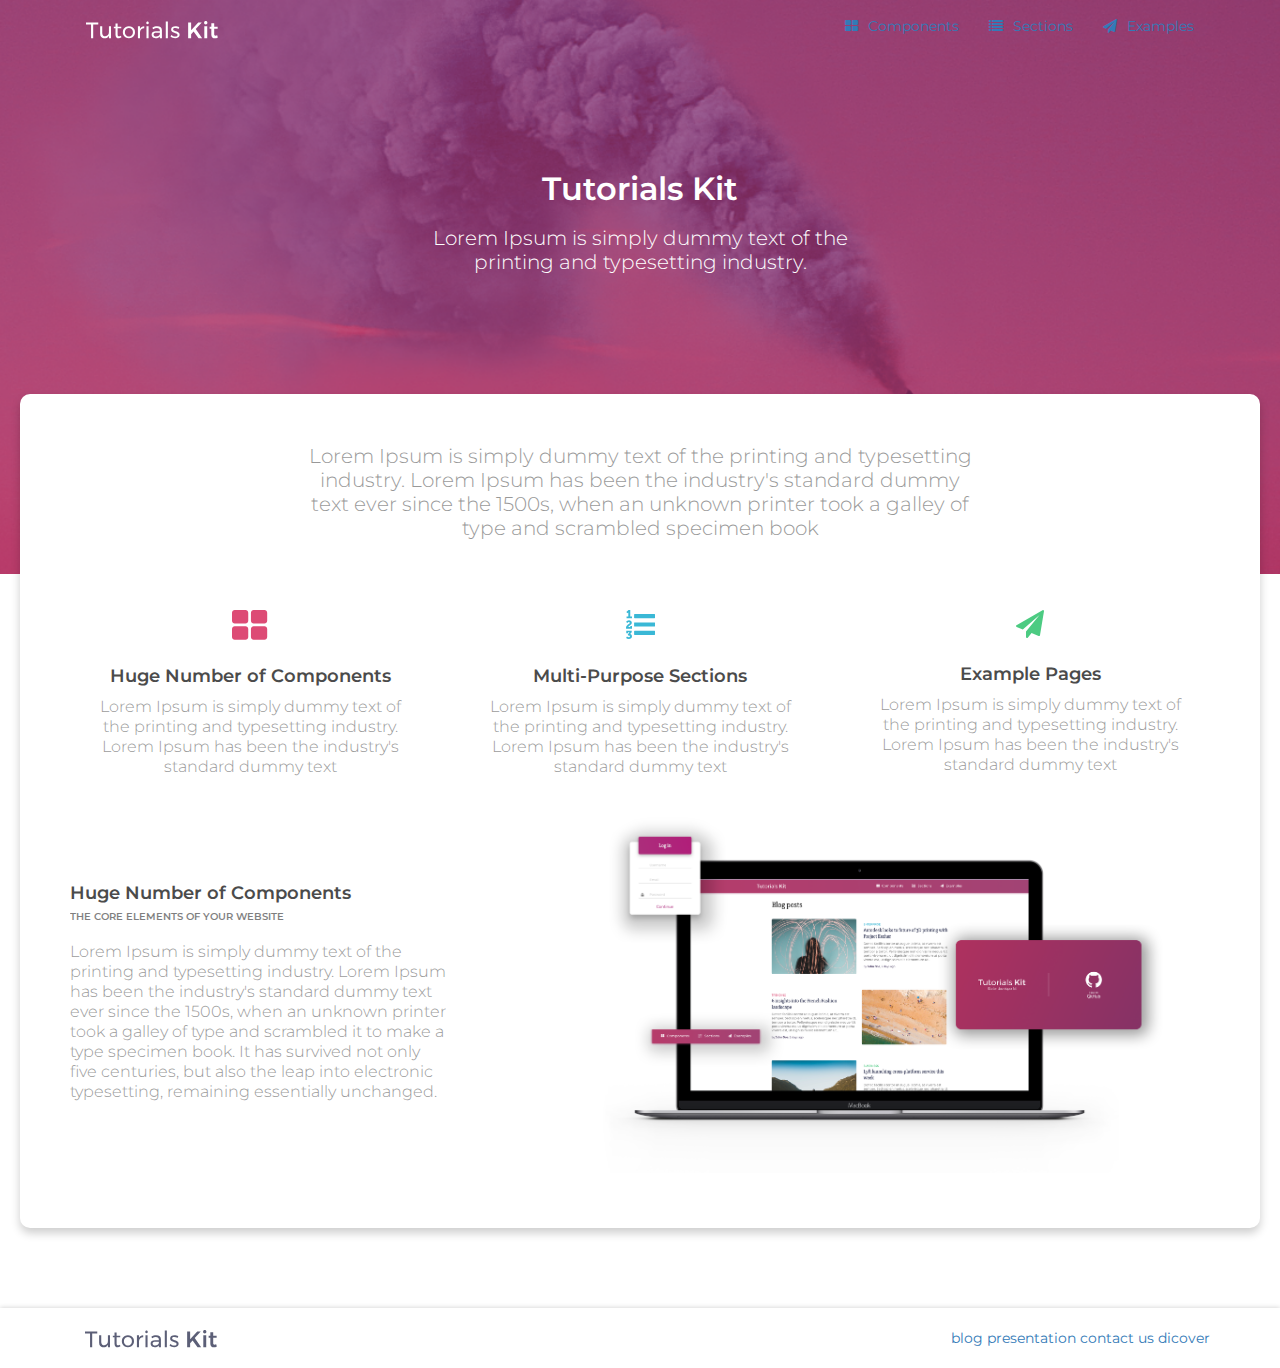
<file: src/index.html>
<!DOCTYPE html>
<html lang="en">
    <head>
        <meta charset="UTF-8">
        <meta name="viewport" id="viewport" content="width=device-width,minimum-scale=1.0,maximum-scale=1.0,initial-scale=1.0">
        <meta http-equiv="X-UA-Compatible" content="IE=edge">
        <title>Tutorials|Home</title>
        <link href="http://fonts.googleapis.com/css?family=Open+Sans:400,300,500,700" rel="stylesheet" type="text/css">
        <link rel="stylesheet" href="https://cdnjs.cloudflare.com/ajax/libs/font-awesome/4.7.0/css/font-awesome.min.css">
        <link href="https://fonts.googleapis.com/css?family=Montserrat" rel="stylesheet">
        <link rel="stylesheet" href="css/style.css">
        <link rel="stylesheet" href="http://maxcdn.bootstrapcdn.com/bootstrap/3.3.7/css/bootstrap.min.css">
        <link rel="stylesheet" href="https://cdnjs.cloudflare.com/ajax/libs/font-awesome/4.7.0/css/font-awesome.min.css">
    </head>
    <body>
        <header id="header" class="index-page">
            <div class="container">
                <div class="header-placeholder">
                    <nav class="navbar">
                        <div class="nav-menu">
                            <div class="navbar-header">
                                <a class="logo" href="#">
                                    <img src="images/logo.svg">
                                </a>
                                <button type="button" class="navbar-toggle collapsed" data-toggle="collapse" data-target="#bs-example-navbar-collapse-1" aria-expanded="false">
                                    <span class="sr-only">Toggle navigation</span>
                                    <span class="icon-bar"></span>
                                    <span class="icon-bar"></span>
                                    <span class="icon-bar"></span>
                                </button>
                            </div>
                            <div class="collapse navbar-collapse" id="bs-example-navbar-collapse-1">
                                <ul class="nav navbar-nav navbar-right">
                                    <li><a href="#"><i class="fa fa-th-large"></i>Components</a></li>
                                    <li><a href="#"><i class="fa fa-list"></i>Sections</a></li>
                                    <li><a href="#"><i class="fa fa-send"></i>Examples</a></li>
                                </ul>
                            </div>
                        </div>
                    </nav>
                </div>
            </div>
        </header>
        <main id="content">
            <section class="main-banner">
                <div class="container">
                    <div class="main-banner-headings">
                        <h1>Tutorials Kit</h1>
                        <h3>Lorem Ipsum is simply dummy text of the printing and typesetting industry.</h3>
                    </div>
                </div>
            </section>
            <section class="main-content">
                <div class="container">
                    <div class="main-intro-text">
                        <p>Lorem Ipsum is simply dummy text of the printing and typesetting industry. Lorem Ipsum has been the industry's standard dummy text ever since the 1500s, when an unknown printer took a galley of type and scrambled specimen book</p>
                    </div>
                    <div class="row">
                        <div class="main-widgets clearfix">
                            <div class="col-sm-4 left-widget">
                                <div class="widget-image">
                                    <img src="images/left-widget.svg">
                                </div>
                                <div class="widget-content">
                                    <h4>Huge Number of Components</h4>
                                    <p>Lorem Ipsum is simply dummy text of the printing and typesetting industry. Lorem Ipsum has been the industry's standard dummy text</p>
                                </div>     
                            </div>
                            <div class="col-sm-4 center-widget">
                                <div class="widget-image">
                                    <img src="images/center-widget.svg">
                                </div>
                                <div class="widget-content">
                                    <h4>Multi-Purpose Sections</h4>
                                    <p>Lorem Ipsum is simply dummy text of the printing and typesetting industry. Lorem Ipsum has been the industry's standard dummy text</p>
                                </div>                            
                            </div>
                            <div class="col-sm-4 right-widget">
                                <div class="widget-image">
                                    <img src="images/right-widget.svg">
                                </div>
                                <div class="widget-content">
                                    <h4>Example Pages</h4>
                                    <p>Lorem Ipsum is simply dummy text of the printing and typesetting industry. Lorem Ipsum has been the industry's standard dummy text</p>
                                </div>                                
                            </div>
                        </div>
                        <div class="main-services clearfix">
                            <div class="col-sm-5 service-content-box">
                                <h4>Huge Number of Components</h4>
                                <h5>The core elements of your website</h5>
                                <p>Lorem Ipsum is simply dummy text of the printing and typesetting industry. Lorem Ipsum has been the industry's standard dummy text ever since the 1500s, when an unknown printer took a galley of type and scrambled it to make a type specimen book. It has survived not only five centuries, but also the leap into electronic typesetting, remaining essentially unchanged.</p>
                            </div>
                            <div class="col-sm-7 service-image-box">
                                <img src="images/components.png">
                            </div>
                        </div>
                    </div>
                </div>
            </section>
        </main>
        <footer id="footer">
            <div class="container">
                <div class="footer-placeholder">
                    <div class="footer-logo-box">
                        <a href="#">
                            <img src="images/footer-logo.svg">
                        </a>
                    </div>
                    <ul class="footer-menu">
                        <li><a href="#">blog</a></li>
                        <li><a href="#">presentation</a></li>
                        <li><a href="#">contact us</a></li>
                        <li><a href="#">dicover</a></li>
                    </ul>
                </div>
            </div>
        </footer>
        <script src="http://code.jquery.com/jquery-1.11.0.min.js"></script>
        <script src="https://ajax.googleapis.com/ajax/libs/jquery/3.2.0/jquery.min.js"></script>
        <script src="https://maxcdn.bootstrapcdn.com/bootstrap/3.3.7/js/bootstrap.min.js"></script>
        <script src="js/sticky-footer.js"></script>
    </body>
</html>
</file>
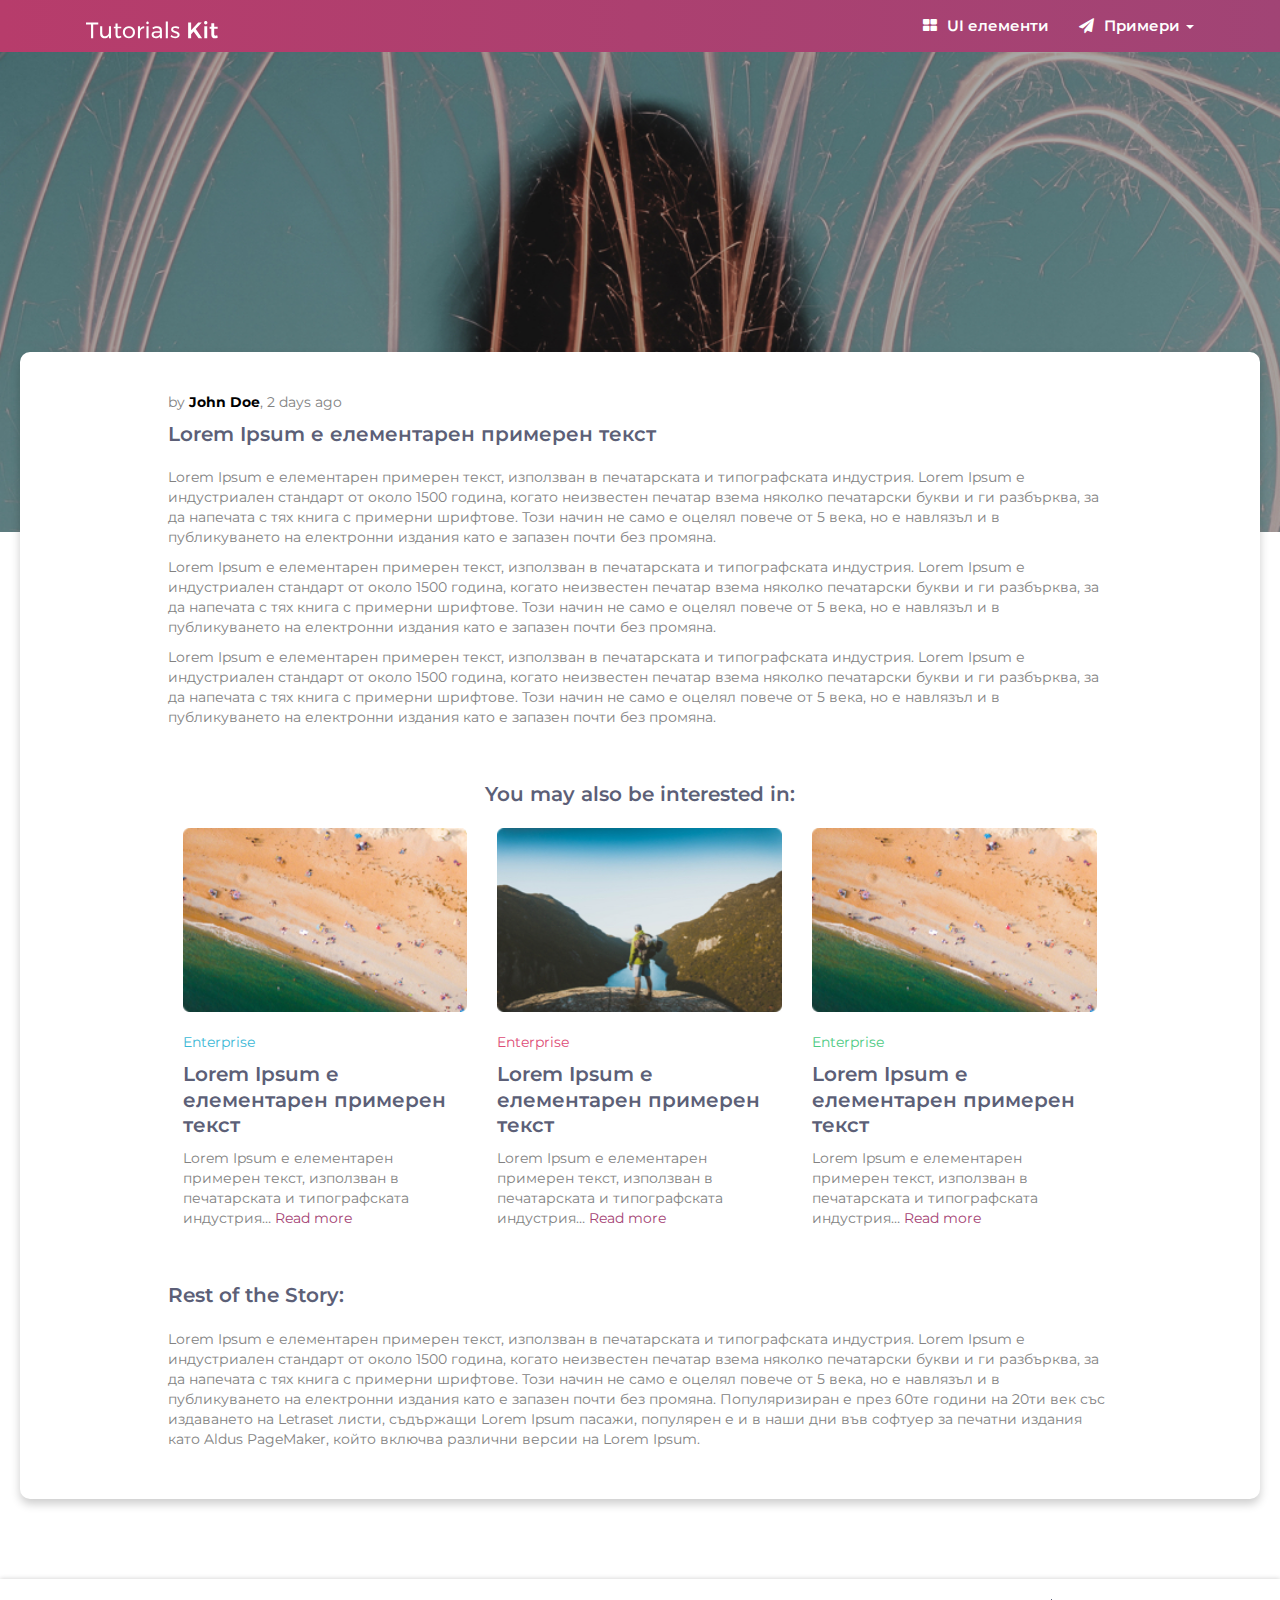
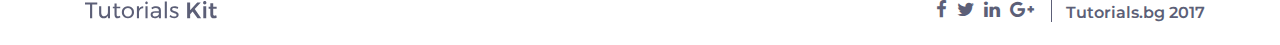
<file: src/blog-detail.html>
<!DOCTYPE html>
<html lang="en">
    <head>
        <meta charset="UTF-8">
        <meta name="viewport" id="viewport" content="width=device-width,minimum-scale=1.0,maximum-scale=1.0,initial-scale=1.0">
        <meta http-equiv="X-UA-Compatible" content="IE=edge">
        <title>Tutorials|Blog|Post</title>
        <link href="http://fonts.googleapis.com/css?family=Open+Sans:400,300,500,700" rel="stylesheet" type="text/css">
        <link rel="stylesheet" href="https://cdnjs.cloudflare.com/ajax/libs/font-awesome/4.7.0/css/font-awesome.min.css">
        <link href="https://fonts.googleapis.com/css?family=Montserrat" rel="stylesheet">
        <link rel="stylesheet" href="css/style.css">
        <link rel="stylesheet" href="http://maxcdn.bootstrapcdn.com/bootstrap/3.3.7/css/bootstrap.min.css">
        <link rel="stylesheet" href="https://cdnjs.cloudflare.com/ajax/libs/font-awesome/4.7.0/css/font-awesome.min.css">
    </head>
    <body>
        <header id="header" class="blog-page-header">
            <div class="container">
                <div class="header-placeholder">
                    <nav class="navbar">
                        <div class="nav-menu">
                            <div class="navbar-header">
                                <a class="logo" href="index.html">
                                    <img src="images/logo.svg">
                                </a>
                                <button type="button" class="navbar-toggle collapsed" data-toggle="collapse" data-target="#bs-example-navbar-collapse-1" aria-expanded="false">
                                    <span class="sr-only">Toggle navigation</span>
                                    <span class="icon-bar"></span>
                                    <span class="icon-bar"></span>
                                    <span class="icon-bar"></span>
                                </button>
                            </div>
                           <div class="collapse navbar-collapse" id="bs-example-navbar-collapse-1">
                                <ul class="nav navbar-nav navbar-right">
                                    <li><a class="menu-element" href="elements.html"><i class="fa fa-th-large"></i>UI елементи</a></li>
                                    <li>
                                        <div class="dropdown">
                                            <a href="#" class="dropdown-toggle menu-element" data-toggle="dropdown">
                                            <i class="fa fa-send"></i>Примери
                                            <span class="caret"></span></a>
                                            <ul class="dropdown-menu">
                                                <li><a href="index.html">Начало</a></li>
                                                <li><a href="blog.html">Блог</a></li>
                                                <li><a href="login.html">Вход</a></li>
                                                <li><a href="registration.html">Регистрация</a></li>
                                                <li><a href="contact.html">Връзка с нас</a></li>
                                            </ul>
                                        </div>
                                    </li>
                                </ul>
                            </div>
                        </div>
                    </nav>
                </div>
            </div>
        </header>
        <main id="content" class="blog-post-page">
            <section class="blog-post-banner">
            </section>
            <section class="blog-post-content">
                <div class="container">
                    <div class="row">
                        <div class="col-sm-10 col-sm-offset-1 blog-post-wrapper">
                            <div class="blog-post-entry">
                                <p>by <span class="bold">John Doe</span>, 2 days ago</p>
                                <h4 class="post-heading">Lorem Ipsum е елементарен примерен текст</h4>
                                <p>Lorem Ipsum е елементарен примерен текст, използван в печатарската и типографската индустрия. Lorem Ipsum е индустриален стандарт от около 1500 година, когато неизвестен печатар взема няколко печатарски букви и ги разбърква, за да напечата с тях книга с примерни шрифтове. Този начин не само е оцелял повече от 5 века, но е навлязъл и в публикуването на електронни издания като е запазен почти без промяна.</p>
                                <p>Lorem Ipsum е елементарен примерен текст, използван в печатарската и типографската индустрия. Lorem Ipsum е индустриален стандарт от около 1500 година, когато неизвестен печатар взема няколко печатарски букви и ги разбърква, за да напечата с тях книга с примерни шрифтове. Този начин не само е оцелял повече от 5 века, но е навлязъл и в публикуването на електронни издания като е запазен почти без промяна.</p>
                                <p>Lorem Ipsum е елементарен примерен текст, използван в печатарската и типографската индустрия. Lorem Ipsum е индустриален стандарт от около 1500 година, когато неизвестен печатар взема няколко печатарски букви и ги разбърква, за да напечата с тях книга с примерни шрифтове. Този начин не само е оцелял повече от 5 века, но е навлязъл и в публикуването на електронни издания като е запазен почти без промяна.</p>
                            </div>
                            <aside class="related-posts clearfix">
                                <h4 class="post-heading text-center">You may also be interested in:</h4>
                                <div class="col-sm-4 left-rel-post">
                                    <figure>
                                        <img src="images/related-1.jpg">
                                        <figcaption><a class="tag-blue" href="#">Enterprise</a></figcaption>
                                    </figure>
                                    <h4><a class="blog-heading" href="#">Lorem Ipsum е елементарен примерен текст</a></h4>
                                    <p>Lorem Ipsum е елементарен примерен текст, използван в печатарската и типографската индустрия… <a class="read-more" href="#">Read more</a></p>
                                </div>
                                <div class="col-sm-4 center-rel-post">
                                    <figure>
                                        <img src="images/related-2.jpg">
                                        <figcaption><a class="tag-red" href="#">Enterprise</a></figcaption>
                                    </figure>
                                    <h4><a class="blog-heading" href="#">Lorem Ipsum е елементарен примерен текст</a></h4>
                                    <p>Lorem Ipsum е елементарен примерен текст, използван в печатарската и типографската индустрия… <a class="read-more" href="#">Read more</a></p>
                                </div>
                                <div class="col-sm-4 right-rel-post">
                                    <figure>
                                        <img src="images/related-1.jpg">
                                        <figcaption><a class="tag-green" href="#">Enterprise</a></figcaption>
                                    </figure>
                                    <h4><a class="blog-heading" href="#">Lorem Ipsum е елементарен примерен текст</a></h4>
                                    <p>Lorem Ipsum е елементарен примерен текст, използван в печатарската и типографската индустрия… <a class="read-more" href="#">Read more</a></p>
                                </div>
                            </aside>
                            <div class="rest-post">
                                <h4 class="post-heading">Rest of the Story:</h4>
                                <p>Lorem Ipsum е елементарен примерен текст, използван в печатарската и типографската индустрия. Lorem Ipsum е индустриален стандарт от около 1500 година, когато неизвестен печатар взема няколко печатарски букви и ги разбърква, за да напечата с тях книга с примерни шрифтове. Този начин не само е оцелял повече от 5 века, но е навлязъл и в публикуването на електронни издания като е запазен почти без промяна. Популяризиран е през 60те години на 20ти век със издаването на Letraset листи, съдържащи Lorem Ipsum пасажи, популярен е и в наши дни във софтуер за печатни издания като Aldus PageMaker, който включва различни версии на Lorem Ipsum.</p>
                            </div>
                        </div>
                    </div>
                </div>
            </section>
        </main>
        <footer id="footer">
            <div class="container">
                <div class="footer-placeholder">
                    <div class="footer-logo-box">
                        <a href="index.html">
                            <img src="images/footer-logo.svg">
                        </a>
                    </div>
                    <ul class="footer-menu">
                        <li class="social"><a href="#"><i class="fa fa-facebook fa-lg"></i></a></li>
                        <li class="social"><a href="#"><i class="fa fa-twitter fa-lg"></i></a></li>
                        <li class="social"><a href="#"><i class="fa  fa-linkedin fa-lg"></i></a></li>
                        <li class="social"><a href="#"><i class="fa fa-google-plus fa-lg"></i></a></li>
                        <li class="line"></li>
                        <li class="footer-text"><a target="_blank" href="https://tutorials.bg/">Tutorials.bg 2017</a></li>
                    </ul>
                </div>
            </div>
        </footer>
        <script src="http://code.jquery.com/jquery-1.11.0.min.js"></script>
        <script src="https://ajax.googleapis.com/ajax/libs/jquery/3.2.0/jquery.min.js"></script>
        <script src="https://maxcdn.bootstrapcdn.com/bootstrap/3.3.7/js/bootstrap.min.js"></script>
        <script src="js/sticky-footer.js"></script>
    </body>
</html>
</file>
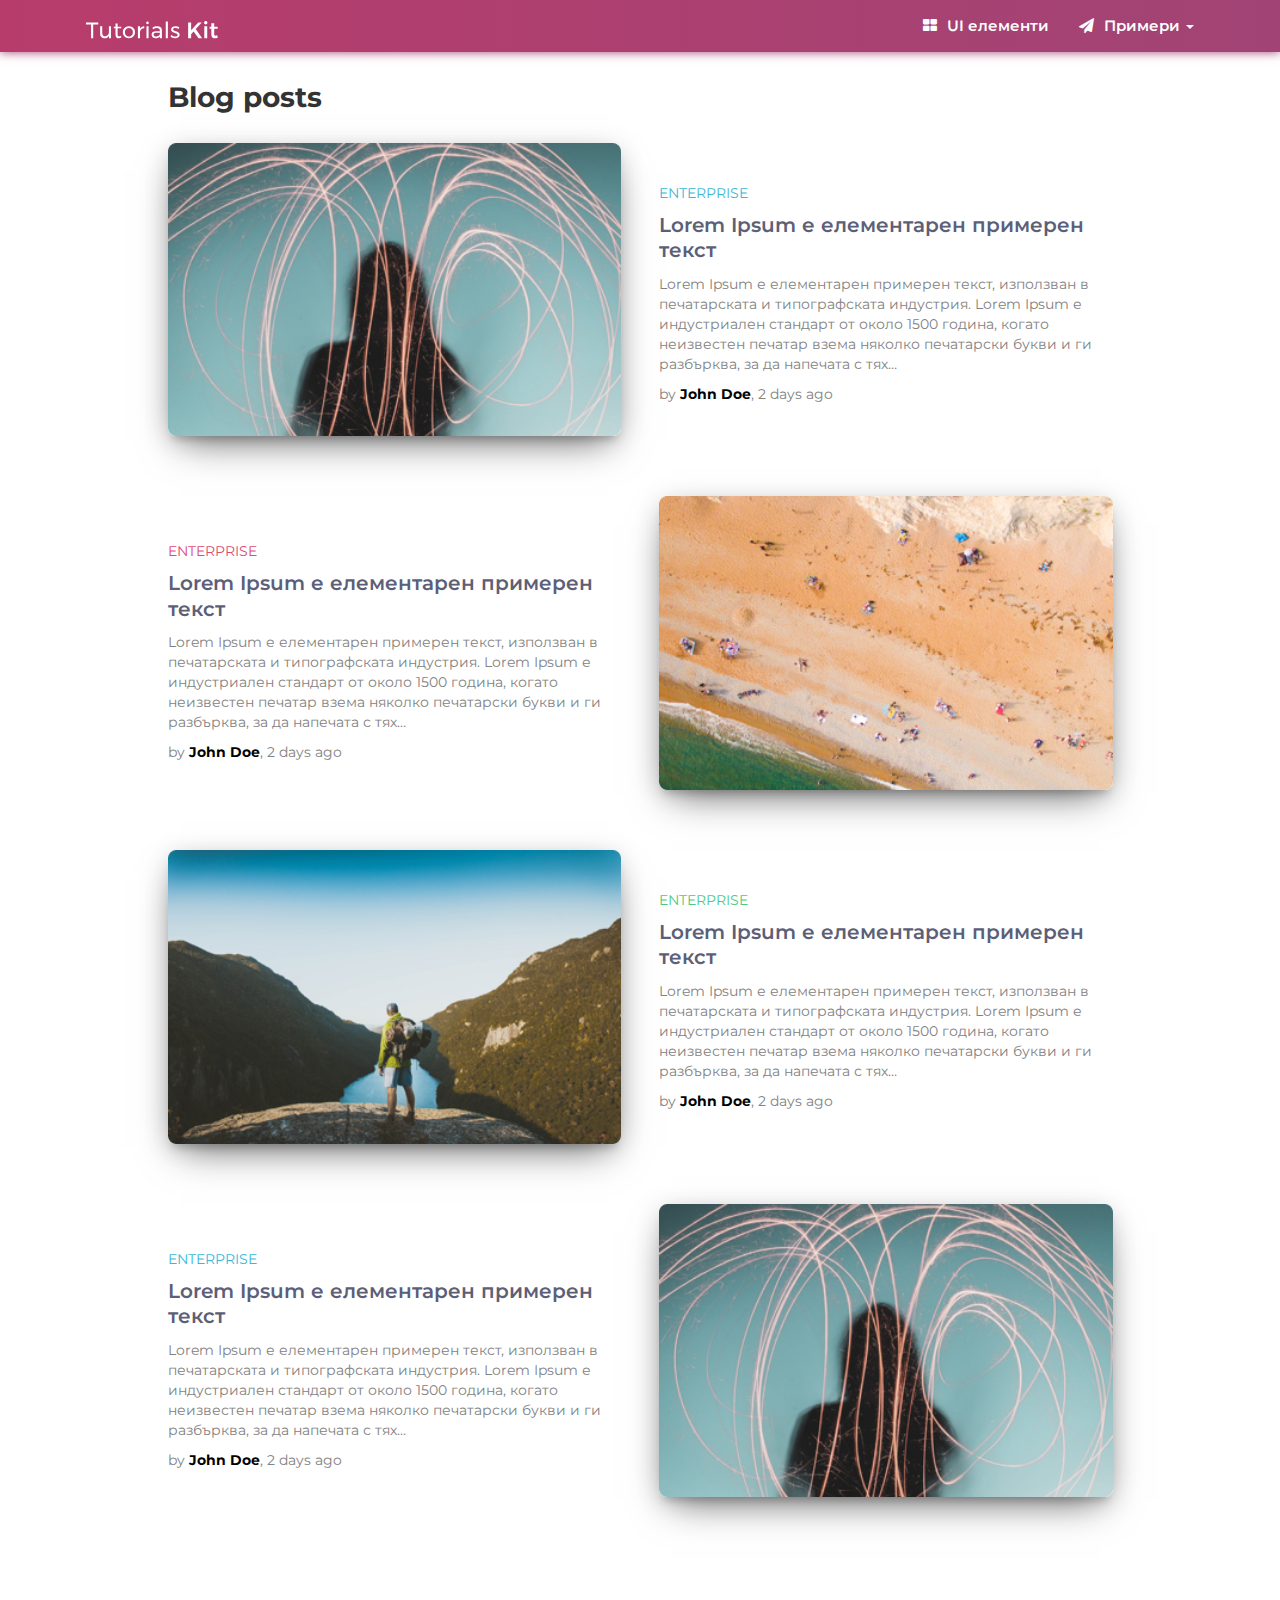
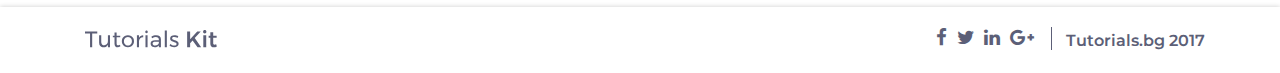
<file: src/blog.html>
<!DOCTYPE html>
<html lang="en">
    <head>
        <meta charset="UTF-8">
        <meta name="viewport" id="viewport" content="width=device-width,minimum-scale=1.0,maximum-scale=1.0,initial-scale=1.0">
        <meta http-equiv="X-UA-Compatible" content="IE=edge">
        <title>Tutorials|Blog</title>
        <link href="http://fonts.googleapis.com/css?family=Open+Sans:400,300,500,700" rel="stylesheet" type="text/css">
        <link rel="stylesheet" href="https://cdnjs.cloudflare.com/ajax/libs/font-awesome/4.7.0/css/font-awesome.min.css">
        <link href="https://fonts.googleapis.com/css?family=Montserrat" rel="stylesheet">
        <link rel="stylesheet" href="css/style.css">
        <link rel="stylesheet" href="http://maxcdn.bootstrapcdn.com/bootstrap/3.3.7/css/bootstrap.min.css">
        <link rel="stylesheet" href="https://cdnjs.cloudflare.com/ajax/libs/font-awesome/4.7.0/css/font-awesome.min.css">
    </head>
    <body>
        <header id="header" class="blog-page-header">
            <div class="container">
                <div class="header-placeholder">
                    <nav class="navbar">
                        <div class="nav-menu">
                            <div class="navbar-header">
                                <a class="logo" href="index.html">
                                    <img src="images/logo.svg">
                                </a>
                                <button type="button" class="navbar-toggle collapsed" data-toggle="collapse" data-target="#bs-example-navbar-collapse-1" aria-expanded="false">
                                    <span class="sr-only">Toggle navigation</span>
                                    <span class="icon-bar"></span>
                                    <span class="icon-bar"></span>
                                    <span class="icon-bar"></span>
                                </button>
                            </div>
                            <div class="collapse navbar-collapse" id="bs-example-navbar-collapse-1">
                                <ul class="nav navbar-nav navbar-right">
                                    <li><a class="menu-element" href="elements.html"><i class="fa fa-th-large"></i>UI елементи</a></li>
                                    <li>
                                        <div class="dropdown">
                                            <a href="#" class="dropdown-toggle menu-element" data-toggle="dropdown">
                                            <i class="fa fa-send"></i>Примери
                                            <span class="caret"></span></a>
                                            <ul class="dropdown-menu">
                                                <li><a href="index.html">Начало</a></li>
                                                <li><a href="blog-detail.html">Постове</a></li>
                                                <li><a href="login.html">Вход</a></li>
                                                <li><a href="registration.html">Регистрация</a></li>
                                                <li><a href="contact.html">Връзка с нас</a></li>
                                            </ul>
                                        </div>
                                    </li>
                                </ul>
                            </div>
                        </div>
                    </nav>
                </div>
            </div>
        </header>
        <main id="content" class="blog-page">
            <section class="blog-wrapper">
                <div class="container">
                <div class="row">
                    <div class="col-sm-10 col-sm-offset-1 blog-content">
                        <h2>Blog posts</h2>
                        <div class="odd-post clearfix">
                            <a href="#">
                            <img src="images/post-1.jpg"></a>
                            <div class="odd-post-content">
                                <a class="tag-blue upper" href="#">Enterprise</a>
                                <h4><a class="blog-heading" href="#">Lorem Ipsum е елементарен примерен текст</a></h4>
                                <p>Lorem Ipsum е елементарен примерен текст, използван в печатарската и типографската индустрия. Lorem Ipsum е индустриален стандарт от около 1500 година, когато неизвестен печатар взема няколко печатарски букви и ги разбърква, за да напечата с тях…</p>
                                <p>by <span class="bold">John Doe</span>, 2 days ago</p>
                            </div>
                        </div>
                        <div class="even-post clearfix">
                            <div class="even-post-content">
                                <a class="tag-red upper" href="#">Enterprise</a>
                                <h4><a class="blog-heading" href="#">Lorem Ipsum е елементарен примерен текст</a></h4>
                                <p>Lorem Ipsum е елементарен примерен текст, използван в печатарската и типографската индустрия. Lorem Ipsum е индустриален стандарт от около 1500 година, когато неизвестен печатар взема няколко печатарски букви и ги разбърква, за да напечата с тях…</p>
                                <p>by <span class="bold">John Doe</span>, 2 days ago</p>
                            </div>
                            <a href="#"><img src="images/post-2.jpg"></a>
                        </div>
                        <div class="odd-post clearfix">
                            <a href="#"><img src="images/post-3.jpg"></a>
                            <div class="odd-post-content">
                                <a class="tag-green upper" href="#">Enterprise</a>
                                <h4><a class="blog-heading" href="#">Lorem Ipsum е елементарен примерен текст</a></h4>
                                <p>Lorem Ipsum е елементарен примерен текст, използван в печатарската и типографската индустрия. Lorem Ipsum е индустриален стандарт от около 1500 година, когато неизвестен печатар взема няколко печатарски букви и ги разбърква, за да напечата с тях…</p>
                                <p>by <span class="bold">John Doe</span>, 2 days ago</p>
                            </div>
                        </div>
                        <div class="even-post clearfix">
                            <div class="even-post-content">
                                <a class="tag-blue upper" href="#">Enterprise</a>
                                <h4><a class="blog-heading" href="#">Lorem Ipsum е елементарен примерен текст</a></h4>
                                <p>Lorem Ipsum е елементарен примерен текст, използван в печатарската и типографската индустрия. Lorem Ipsum е индустриален стандарт от около 1500 година, когато неизвестен печатар взема няколко печатарски букви и ги разбърква, за да напечата с тях…</p>
                                <p>by <span class="bold">John Doe</span>, 2 days ago</p>
                            </div>
                            <a href="#"><img src="images/post-1.jpg"></a>
                        </div>
                    </div>
                </div>
                </div>
            </section>        
        </main>
        <footer id="footer">
            <div class="container">
                <div class="footer-placeholder">
                    <div class="footer-logo-box">
                        <a href="index.html">
                            <img src="images/footer-logo.svg">
                        </a>
                    </div>
                    <ul class="footer-menu">
                        <li class="social"><a href="#"><i class="fa fa-facebook fa-lg"></i></a></li>
                        <li class="social"><a href="#"><i class="fa fa-twitter fa-lg"></i></a></li>
                        <li class="social"><a href="#"><i class="fa  fa-linkedin fa-lg"></i></a></li>
                        <li class="social"><a href="#"><i class="fa fa-google-plus fa-lg"></i></a></li>
                        <li class="line"></li>
                        <li class="footer-text"><a target="_blank" href="https://tutorials.bg/">Tutorials.bg 2017</a></li>
                    </ul>
                </div>
            </div>
        </footer>
        <script src="http://code.jquery.com/jquery-1.11.0.min.js"></script>
        <script src="https://ajax.googleapis.com/ajax/libs/jquery/3.2.0/jquery.min.js"></script>
        <script src="https://maxcdn.bootstrapcdn.com/bootstrap/3.3.7/js/bootstrap.min.js"></script>
        <script src="js/sticky-footer.js"></script>
    </body>
</html>
</file>
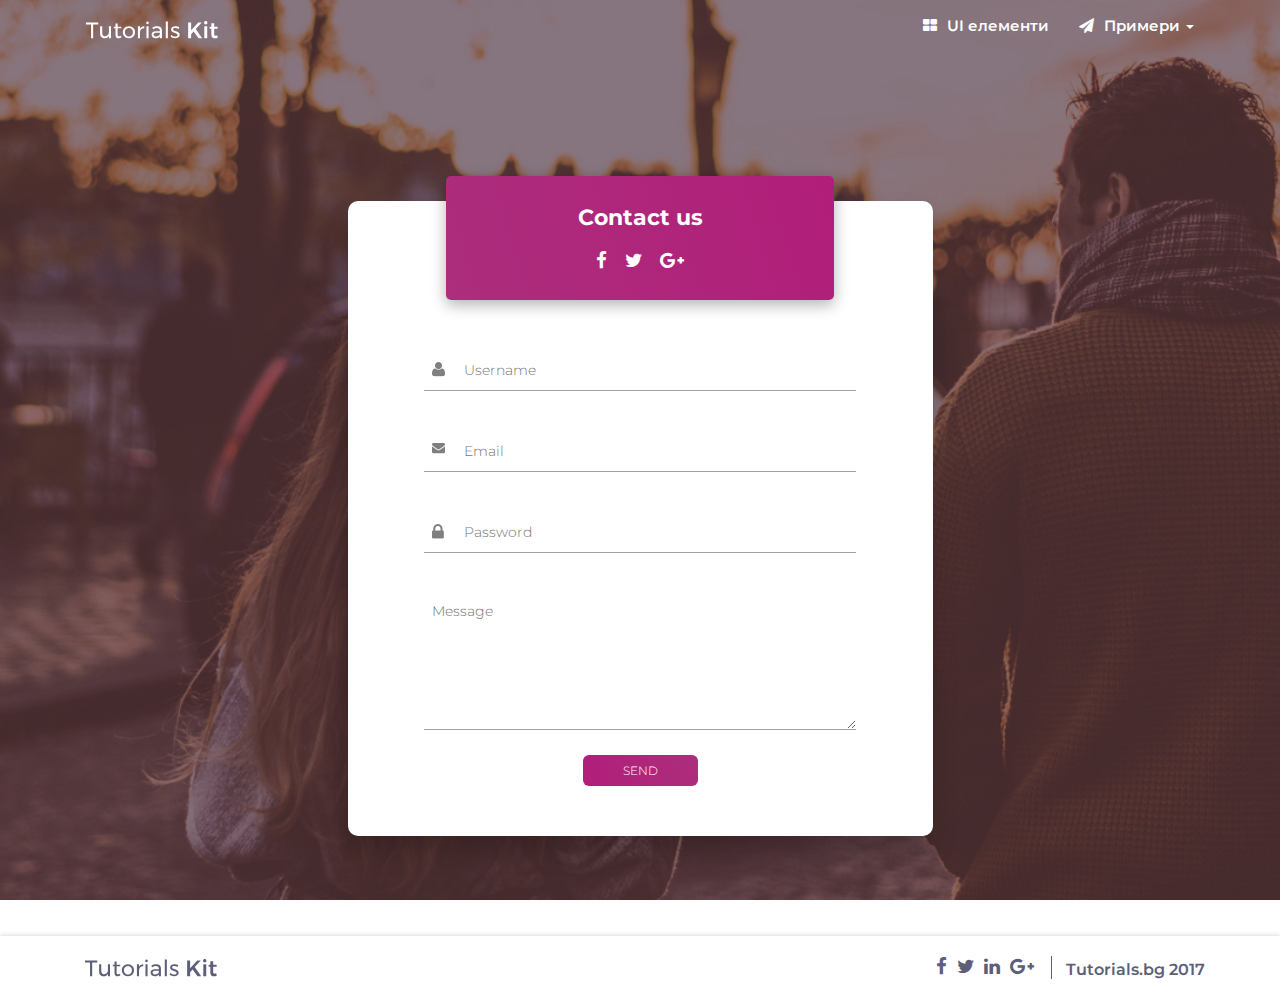
<file: src/contact.html>
<!DOCTYPE html>
<html lang="en">
    <head>
        <meta charset="UTF-8">
        <meta name="viewport" id="viewport" content="width=device-width,minimum-scale=1.0,maximum-scale=1.0,initial-scale=1.0">
        <meta http-equiv="X-UA-Compatible" content="IE=edge">
        <title>Tutorials|Contact</title>
        <link href="http://fonts.googleapis.com/css?family=Open+Sans:400,300,500,700" rel="stylesheet" type="text/css">
        <link rel="stylesheet" href="https://cdnjs.cloudflare.com/ajax/libs/font-awesome/4.7.0/css/font-awesome.min.css">
        <link href="https://fonts.googleapis.com/css?family=Montserrat" rel="stylesheet">
        <link rel="stylesheet" href="css/style.css">
        <link rel="stylesheet" href="http://maxcdn.bootstrapcdn.com/bootstrap/3.3.7/css/bootstrap.min.css">
        <link rel="stylesheet" href="https://cdnjs.cloudflare.com/ajax/libs/font-awesome/4.7.0/css/font-awesome.min.css">
    </head>
    <body>
        <header id="header" class="index-page">
            <div class="container">
                <div class="header-placeholder">
                    <nav class="navbar">
                        <div class="nav-menu">
                            <div class="navbar-header">
                                <a class="logo" href="index.html">
                                    <img src="images/logo.svg">
                                </a>
                                <button type="button" class="navbar-toggle collapsed" data-toggle="collapse" data-target="#bs-example-navbar-collapse-1" aria-expanded="false">
                                    <span class="sr-only">Toggle navigation</span>
                                    <span class="icon-bar"></span>
                                    <span class="icon-bar"></span>
                                    <span class="icon-bar"></span>
                                </button>
                            </div>
                            <div class="collapse navbar-collapse" id="bs-example-navbar-collapse-1">
                                <ul class="nav navbar-nav navbar-right">
                                    <li><a class="menu-element" href="elements.html"><i class="fa fa-th-large"></i>UI елементи</a></li>
                                    <li>
                                        <div class="dropdown">
                                            <a href="#" class="dropdown-toggle menu-element" data-toggle="dropdown">
                                            <i class="fa fa-send"></i>Примери
                                            <span class="caret"></span></a>
                                            <ul class="dropdown-menu">
                                                <li><a href="index.html">Начало</a></li>
                                                <li><a href="blog.html">Блог</a></li>
                                                <li><a href="blog-detail.html">Постове</a></li>
                                                <li><a href="login.html">Вход</a></li>
                                                <li><a href="registration.html">Регистрация</a></li>
                                            </ul>
                                        </div>
                                    </li>
                                </ul>
                            </div>
                        </div>
                    </nav>
                </div>
            </div>
        </header>
        <main id="content" class="contact-page">
            <section id="sticky" class="contact-banner">
                <div class="container">
                    <div class="row">
                        <div class="col-sm-6 col-sm-offset-3 col-xs-10 col-xs-offset-1 contact-form">
                            <div class="contact-form-heading">
                            <h2>Contact us</h2>
                            <a href="#"><i class="fa fa-facebook fa-lg"></i></a>
                            <a href="#"><i class="fa fa-twitter fa-lg"></i></a>
                            <a href="#"><i class="fa fa-google-plus fa-lg"></i></a>
                            </div>
                            <div class="col-sm-10 col-sm-offset-1 form-col">
                                <label>
                                    <input type="text" name="your-name"  placeholder="Username">
                                </label>
                                <label>
                                    <input type="email" name="your-email"  placeholder="Email">
                                </label>
                                <label>
                                    <input type="password" name="your-password"  placeholder="Password">
                                </label>
                                <label>
                                    <textarea name="your-message" placeholder="Message" cols="40" rows="6"></textarea>
                                </label>
                                <input type="submit" value="Send">
                            </div>
                        </div>
                    </div>
                </div>
            </section>
        </main>
        <footer id="footer">
            <div class="container">
                <div class="footer-placeholder">
                    <div class="footer-logo-box">
                        <a href="index.html">
                            <img src="images/footer-logo.svg">
                        </a>
                    </div>
                    <ul class="footer-menu">
                        <li class="social"><a href="#"><i class="fa fa-facebook fa-lg"></i></a></li>
                        <li class="social"><a href="#"><i class="fa fa-twitter fa-lg"></i></a></li>
                        <li class="social"><a href="#"><i class="fa  fa-linkedin fa-lg"></i></a></li>
                        <li class="social"><a href="#"><i class="fa fa-google-plus fa-lg"></i></a></li>
                        <li class="line"></li>
                        <li class="footer-text"><a target="_blank" href="https://tutorials.bg/">Tutorials.bg 2017</a></li>
                    </ul>
                </div>
            </div>
        </footer>
        <script src="http://code.jquery.com/jquery-1.11.0.min.js"></script>
        <script src="https://ajax.googleapis.com/ajax/libs/jquery/3.2.0/jquery.min.js"></script>
        <script src="https://maxcdn.bootstrapcdn.com/bootstrap/3.3.7/js/bootstrap.min.js"></script>
        <script src="js/sticky-footer.js"></script>
    </body>
</html>
</file>
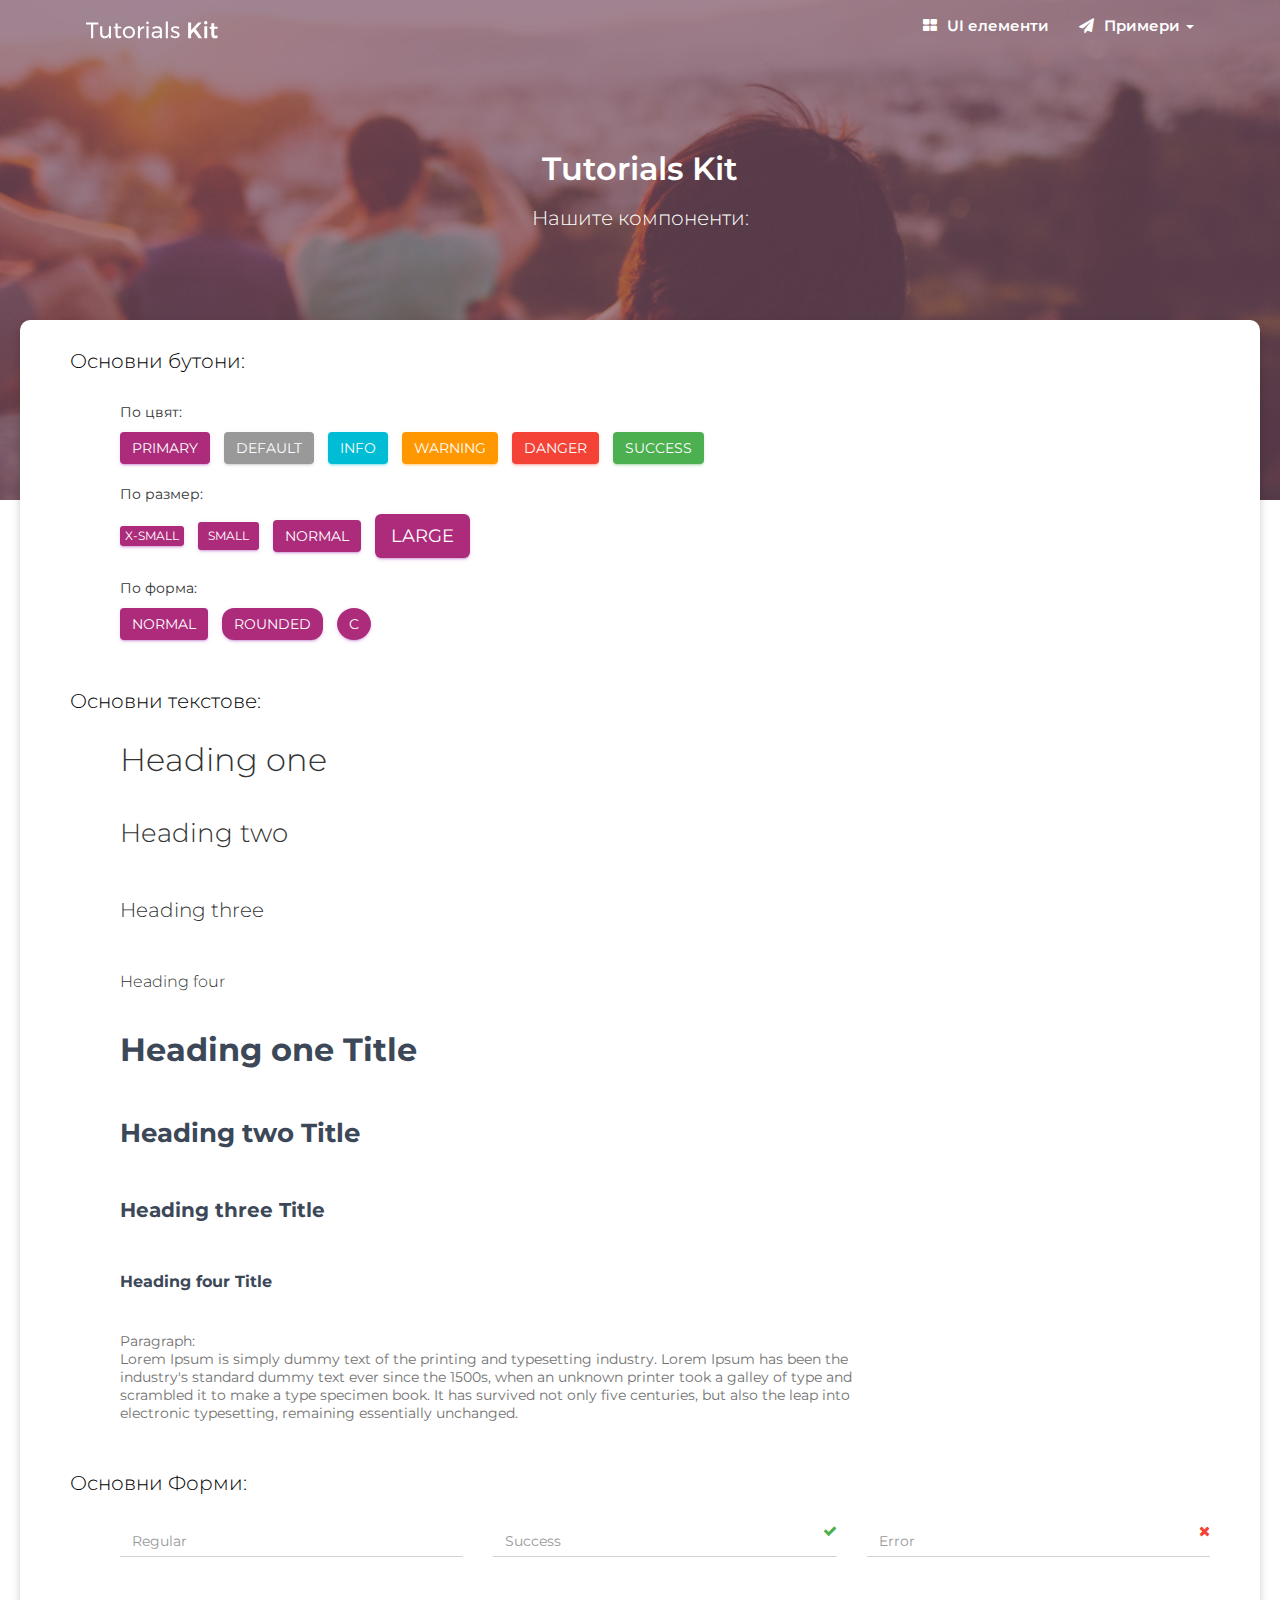
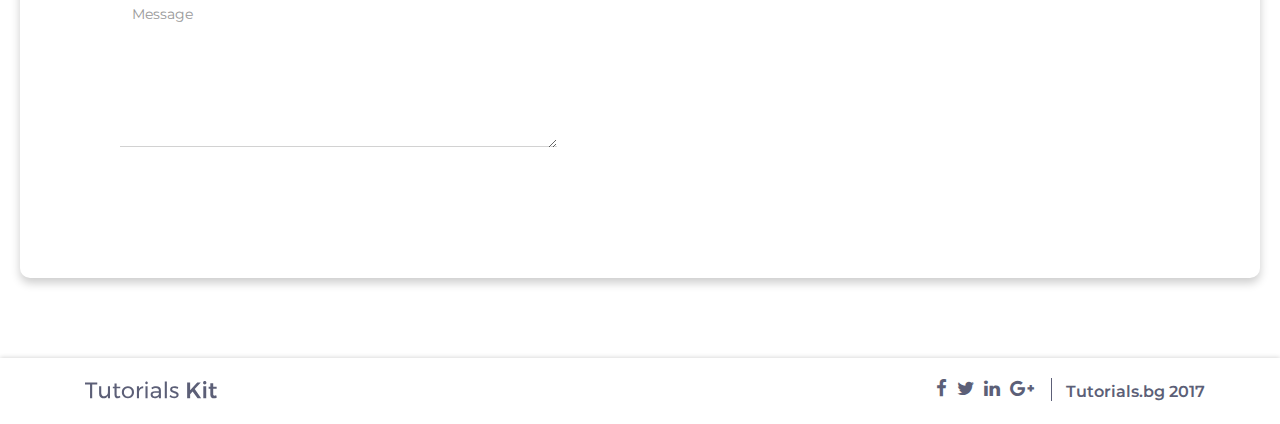
<file: src/elements.html>
<!DOCTYPE html>
<html lang="en">
    <head>
        <meta charset="UTF-8">
        <meta name="viewport" id="viewport" content="width=device-width,minimum-scale=1.0,maximum-scale=1.0,initial-scale=1.0">
        <meta http-equiv="X-UA-Compatible" content="IE=edge">
        <title>Tutorials|Elements</title>
        <link href="http://fonts.googleapis.com/css?family=Open+Sans:400,300,500,700" rel="stylesheet" type="text/css">
        <link rel="stylesheet" href="https://cdnjs.cloudflare.com/ajax/libs/font-awesome/4.7.0/css/font-awesome.min.css">
        <link href="https://fonts.googleapis.com/css?family=Montserrat" rel="stylesheet">
        <link rel="stylesheet" href="css/style.css">
        <link rel="stylesheet" href="http://maxcdn.bootstrapcdn.com/bootstrap/3.3.7/css/bootstrap.min.css">
        <link rel="stylesheet" href="https://cdnjs.cloudflare.com/ajax/libs/font-awesome/4.7.0/css/font-awesome.min.css">
    </head>
    <body>
        <header id="header" class="index-page">
            <div class="container">
                <div class="header-placeholder">
                    <nav class="navbar">
                        <div class="nav-menu">
                            <div class="navbar-header">
                                <a class="logo" href="index.html">
                                    <img src="images/logo.svg">
                                </a>
                                <button type="button" class="navbar-toggle collapsed" data-toggle="collapse" data-target="#bs-example-navbar-collapse-1" aria-expanded="false">
                                    <span class="sr-only">Toggle navigation</span>
                                    <span class="icon-bar"></span>
                                    <span class="icon-bar"></span>
                                    <span class="icon-bar"></span>
                                </button>
                            </div>
                            <div class="collapse navbar-collapse" id="bs-example-navbar-collapse-1">
                                <ul class="nav navbar-nav navbar-right">
                                    <li><a class="menu-element" href="elements.html"><i class="fa fa-th-large"></i>UI елементи</a></li>
                                    <li>
                                        <div class="dropdown">
                                            <a href="#" class="dropdown-toggle menu-element" data-toggle="dropdown">
                                            <i class="fa fa-send"></i>Примери
                                            <span class="caret"></span></a>
                                            <ul class="dropdown-menu">
                                                <li><a href="index.html">Начало</a></li>
                                                <li><a href="blog.html">Блог</a></li>
                                                <li><a href="blog-detail.html">Постове</a></li>
                                                <li><a href="login.html">Вход</a></li>
                                                <li><a href="registration.html">Регистрация</a></li>
                                                <li><a href="contact.html">Връзка с нас</a></li>
                                            </ul>
                                        </div>
                                    </li>
                                </ul>
                            </div>
                        </div>
                    </nav>
                </div>
            </div>
        </header>
        <main id="content">
            <section class="elements-banner">
            <div class="container">
                <h2>Tutorials Kit</h2>
                <h4>Нашите компоненти:</h4>
            </div>
            </section>
            <section class="elements-wrapper">
                <div class="container">
                    <section class="elements-buttons">
                        <h4 class="elements-heading">Основни бутони:</h4>
                        <div class="button-content">
                            <p>По цвят:</p>
                            <button class="btn btn-primary">Primary</button>
                            <button class="btn btn-default">Default</button>
                            <button class="btn btn-info">Info</button>
                            <button class="btn btn-warning">Warning</button>
                            <button class="btn btn-danger">Danger</button>
                            <button class="btn btn-success">Success</button>
                            <p>По размер:</p>
                            <button class="btn btn-primary btn-xs">x-small</button>
                            <button class="btn btn-primary btn-sm">small</button>
                            <button class="btn btn-primary">normal</button>
                            <button class="btn btn-primary btn-lg">large</button>
                            <p>По форма:</p>
                            <button class="btn btn-primary">Normal</button>
                            <button class="btn btn-primary btn-round">Rounded</button>
                            <button class="btn btn-primary btn-curcle">C</button>
                        </div>
                    </section>
                    <section class="elements-texts">
                        <h4 class="elements-heading">Основни текстове:</h4>
                        <div class="heading-content">
                            <div class="typography-box"><h1>Heading one</h1></div>
                            <div class="typography-box"><h2>Heading two</h2></div>
                            <div class="typography-box"><h3>Heading three</h3></div>
                            <div class="typography-box"><h4>Heading four</h4></div>
                            <div class="typography-box"><h1 class="title">Heading one Title</h1></div>
                            <div class="typography-box"><h2 class="title">Heading two Title</h2></div>
                            <div class="typography-box"><h3 class="title">Heading three Title</h3></div>
                            <div class="typography-box"><h4 class="title">Heading four Title</h4></div>
                            <div class="typography-box">
                                <p>Paragraph:<br>Lorem Ipsum is simply dummy text of the printing and typesetting industry. Lorem Ipsum has been the industry's standard dummy text ever since the 1500s, when an unknown printer took a galley of type and scrambled it to make a type specimen book. It has survived not only five centuries, but also the leap into electronic typesetting, remaining essentially unchanged.</p>
                            </div>
                        </div>
                    </section>
                    <section class="elements-forms">
                        <h4 class="elements-heading">Основни Форми:</h4>
                        <div class="forms-content row">
                            <label class="col-sm-4">
                            <input type="text-default" value="" placeholder="Regular" class="form-control">
                            </label>
                            <label class="col-sm-4">
                            <input type="text-success" value="" placeholder="Success" class="form-control">
                            <span><i class="fa fa-check"></i></span>
                            </label>
                            </label>
                            <label class="col-sm-4">
                            <input type="text-error" value="" placeholder="Error" class="form-control">
                            <span><i class="fa fa-close"></i></span>
                            </label>
                            <label class="col-sm-5">
                            <textarea class="form-control" rows="7" placeholder="Message"></textarea>
                            </label>

                        </div>
                    </section>
        </main>
        <footer id="footer">
            <div class="container">
                <div class="footer-placeholder">
                    <div class="footer-logo-box">
                        <a href="index.html">
                            <img src="images/footer-logo.svg">
                        </a>
                    </div>
                    <ul class="footer-menu">
                        <li class="social"><a href="#"><i class="fa fa-facebook fa-lg"></i></a></li>
                        <li class="social"><a href="#"><i class="fa fa-twitter fa-lg"></i></a></li>
                        <li class="social"><a href="#"><i class="fa  fa-linkedin fa-lg"></i></a></li>
                        <li class="social"><a href="#"><i class="fa fa-google-plus fa-lg"></i></a></li>
                        <li class="line"></li>
                        <li class="footer-text"><a target="_blank" href="https://tutorials.bg/">Tutorials.bg 2017</a></li>
                    </ul>
                </div>
            </div>
        </footer>
        <script src="http://code.jquery.com/jquery-1.11.0.min.js"></script>
        <script src="https://ajax.googleapis.com/ajax/libs/jquery/3.2.0/jquery.min.js"></script>
        <script src="https://maxcdn.bootstrapcdn.com/bootstrap/3.3.7/js/bootstrap.min.js"></script>
        <script src="js/sticky-footer.js"></script>
    </body>
</html>
</file>
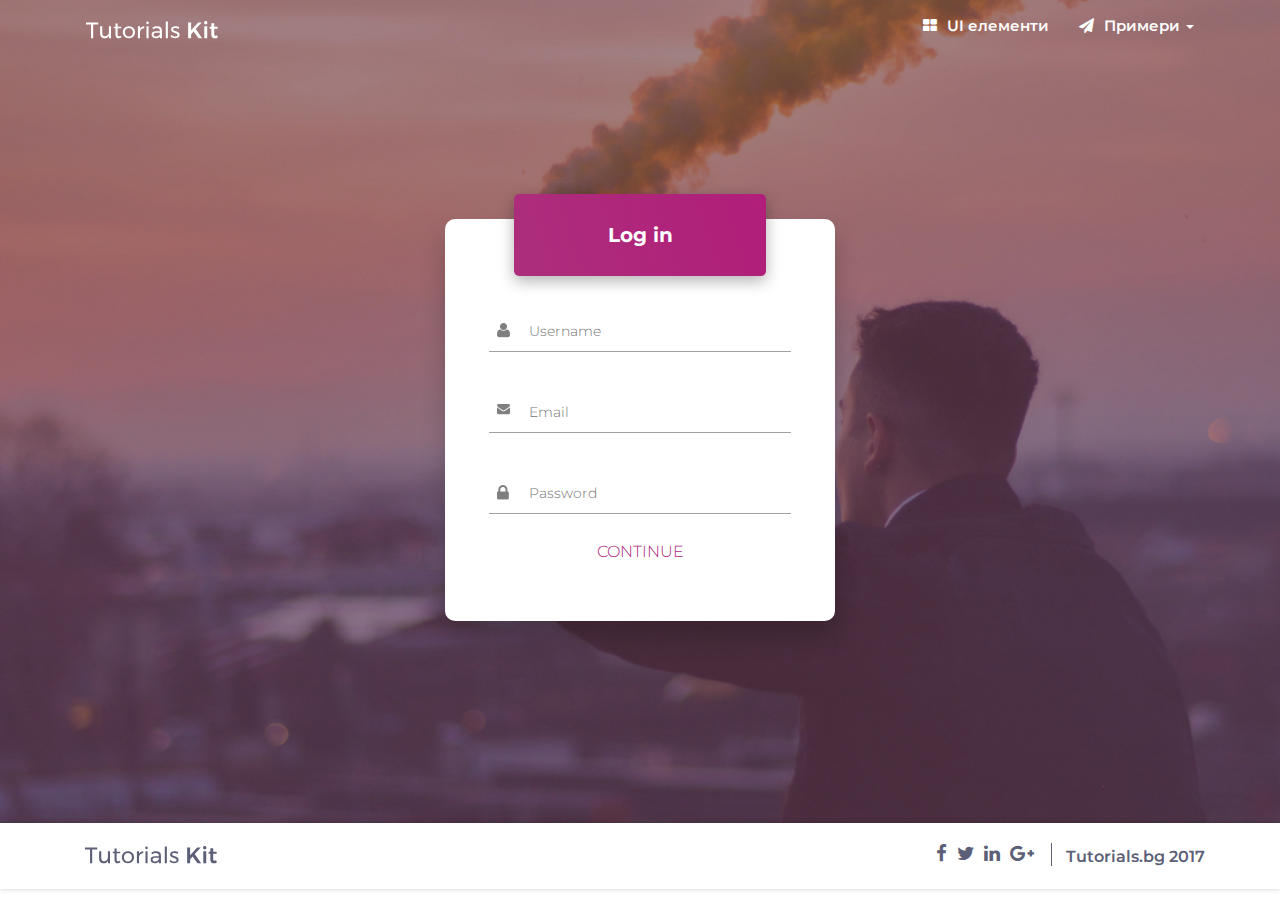
<file: src/login.html>
<!DOCTYPE html>
<html lang="en">
    <head>
        <meta charset="UTF-8">
        <meta name="viewport" id="viewport" content="width=device-width,minimum-scale=1.0,maximum-scale=1.0,initial-scale=1.0">
        <meta http-equiv="X-UA-Compatible" content="IE=edge">
        <title>Tutorials|Login</title>
        <link href="http://fonts.googleapis.com/css?family=Open+Sans:400,300,500,700" rel="stylesheet" type="text/css">
        <link rel="stylesheet" href="https://cdnjs.cloudflare.com/ajax/libs/font-awesome/4.7.0/css/font-awesome.min.css">
        <link rel="stylesheet" href="css/style.css">
        <link rel="stylesheet" href="http://maxcdn.bootstrapcdn.com/bootstrap/3.3.7/css/bootstrap.min.css">
        <link href="https://fonts.googleapis.com/css?family=Montserrat" rel="stylesheet">
        <link rel="stylesheet" href="https://cdnjs.cloudflare.com/ajax/libs/font-awesome/4.7.0/css/font-awesome.min.css">
    </head>
    <body>
        <header id="header" class="index-page">
            <div class="container">
                <div class="header-placeholder">
                    <nav class="navbar">
                        <div class="nav-menu">
                            <div class="navbar-header">
                                <a class="logo" href="index.html">
                                    <img src="images/logo.svg">
                                </a>
                                <button type="button" class="navbar-toggle collapsed" data-toggle="collapse" data-target="#bs-example-navbar-collapse-1" aria-expanded="false">
                                    <span class="sr-only">Toggle navigation</span>
                                    <span class="icon-bar"></span>
                                    <span class="icon-bar"></span>
                                    <span class="icon-bar"></span>
                                </button>
                            </div>
                            <div class="collapse navbar-collapse" id="bs-example-navbar-collapse-1">
                                <ul class="nav navbar-nav navbar-right">
                                    <li><a class="menu-element" href="elements.html"><i class="fa fa-th-large"></i>UI елементи</a></li>
                                    <li>
                                        <div class="dropdown">
                                            <a href="#" class="dropdown-toggle menu-element" data-toggle="dropdown">
                                            <i class="fa fa-send"></i>Примери
                                            <span class="caret"></span></a>
                                            <ul class="dropdown-menu">
                                               <li><a href="index.html">Начало</a></li>
                                                <li><a href="blog.html">Блог</a></li>
                                                <li><a href="blog-detail.html">Постове</a></li>
                                                <li><a href="registration.html">Регистрация</a></li>
                                                <li><a href="contact.html">Връзка с нас</a></li>
                                            </ul>
                                        </div>
                                    </li>
                                </ul>
                            </div>
                        </div>
                    </nav>
                </div>
            </div>
        </header>
        <main id="content" class="login-page">
            <section id="sticky" class="login-banner">
                <div class="container">
                    <div class="row">
                        <div class="col-sm-6 col-sm-offset-3 col-md-4 col-md-offset-4  login-form ">
                        <div class="form-col">
                            <h2>Log in</h2>
                            <label>
                                <input type="text" name="your-name"  placeholder="Username">
                            </label>
                            <label>
                                <input type="email" name="your-email"  placeholder="Email">
                            </label>
                            <label>
                                <input type="password" name="your-password"  placeholder="Password">
                            </label>
                            <input type="submit" value="Continue">
                        </div>
                        </div>
                    </div>
                </div>
            </section>
        </main>
        <footer id="footer">
            <div class="container">
                <div class="footer-placeholder">
                    <div class="footer-logo-box">
                        <a href="index.html">
                            <img src="images/footer-logo.svg">
                        </a>
                    </div>
                    <ul class="footer-menu">
                        <li class="social"><a href="#"><i class="fa fa-facebook fa-lg"></i></a></li>
                        <li class="social"><a href="#"><i class="fa fa-twitter fa-lg"></i></a></li>
                        <li class="social"><a href="#"><i class="fa  fa-linkedin fa-lg"></i></a></li>
                        <li class="social"><a href="#"><i class="fa fa-google-plus fa-lg"></i></a></li>
                        <li class="line"></li>
                        <li class="footer-text"><a target="_blank" href="https://tutorials.bg/">Tutorials.bg 2017</a></li>
                    </ul>
                </div>
            </div>
        </footer>
        <script src="http://code.jquery.com/jquery-1.11.0.min.js"></script>
        <script src="https://ajax.googleapis.com/ajax/libs/jquery/3.2.0/jquery.min.js"></script>
        <script src="https://maxcdn.bootstrapcdn.com/bootstrap/3.3.7/js/bootstrap.min.js"></script>
        <script src="js/sticky-footer.js"></script>
    </body>
</html>
</file>
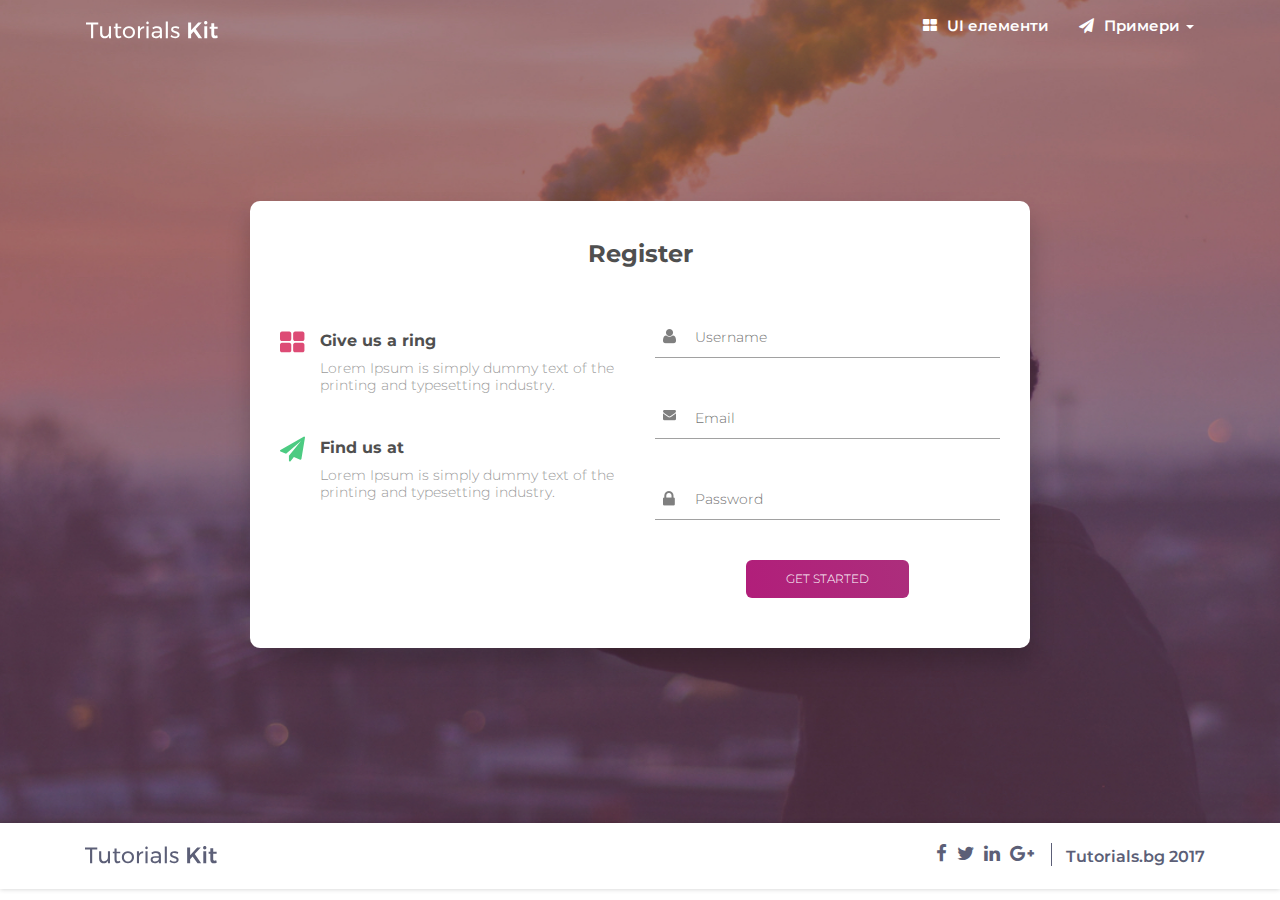
<file: src/registration.html>
<!DOCTYPE html>
<html lang="en">
    <head>
        <meta charset="UTF-8">
        <meta name="viewport" id="viewport" content="width=device-width,minimum-scale=1.0,maximum-scale=1.0,initial-scale=1.0">
        <meta http-equiv="X-UA-Compatible" content="IE=edge">
        <title>Tutorials|Registration</title>
        <link href="http://fonts.googleapis.com/css?family=Open+Sans:400,300,500,700" rel="stylesheet" type="text/css">
        <link rel="stylesheet" href="https://cdnjs.cloudflare.com/ajax/libs/font-awesome/4.7.0/css/font-awesome.min.css">
        <link rel="stylesheet" href="css/style.css">
        <link rel="stylesheet" href="http://maxcdn.bootstrapcdn.com/bootstrap/3.3.7/css/bootstrap.min.css">
        <link href="https://fonts.googleapis.com/css?family=Montserrat" rel="stylesheet">
        <link rel="stylesheet" href="https://cdnjs.cloudflare.com/ajax/libs/font-awesome/4.7.0/css/font-awesome.min.css">
    </head>
    <body>
        <header id="header" class="index-page">
            <div class="container">
                <div class="header-placeholder">
                    <nav class="navbar">
                        <div class="nav-menu">
                            <div class="navbar-header">
                                <a class="logo" href="index.html">
                                    <img src="images/logo.svg">
                                </a>
                                <button type="button" class="navbar-toggle collapsed" data-toggle="collapse" data-target="#bs-example-navbar-collapse-1" aria-expanded="false">
                                    <span class="sr-only">Toggle navigation</span>
                                    <span class="icon-bar"></span>
                                    <span class="icon-bar"></span>
                                    <span class="icon-bar"></span>
                                </button>
                            </div>
                            <div class="collapse navbar-collapse" id="bs-example-navbar-collapse-1">
                                <ul class="nav navbar-nav navbar-right">
                                    <li><a class="menu-element" href="elements.html"><i class="fa fa-th-large"></i>UI елементи</a></li>
                                    <li>
                                        <div class="dropdown">
                                            <a href="#" class="dropdown-toggle menu-element" data-toggle="dropdown">
                                            <i class="fa fa-send"></i>Примери
                                            <span class="caret"></span></a>
                                            <ul class="dropdown-menu">
                                                <li><a href="index.html">Начало</a></li>
                                                <li><a href="blog.html">Блог</a></li>
                                                <li><a href="blog-detail.html">Постове</a></li>
                                                <li><a href="login.html">Вход</a></li>
                                                <li><a href="contact.html">Връзка с нас</a></li>
                                            </ul>
                                        </div>
                                    </li>
                                </ul>
                            </div>
                        </div>
                    </nav>
                </div>
            </div>
        </header>
        <main id="content" class="reg-pagse">
            <section id="sticky" class="reg-banner">
                <div class="container">
                    <div class="row">
                        <div class="col-sm-8 col-sm-offset-2 col-xs-10 col-xs-offset-1 reg-form">
                            <h2>Register</h2>
                            <div class="col-sm-6 text-form-col">
                                <ul>
                                    <li>
                                        <img src="images/left-widget.svg">
                                        <div class="form-content">
                                        <h4>Give us a ring</h4>
                                        <p>Lorem Ipsum is simply dummy text of the printing and typesetting industry.</p>
                                        </div>
                                    </li>
                                    <li>
                                        <img src="images/right-widget.svg">
                                        <div class="form-content">
                                        <h4>Find us at</h4>
                                        <p>Lorem Ipsum is simply dummy text of the printing and typesetting industry.</p>
                                        </div>
                                    </li>
                                </ul>
                            </div>
                            <div class="col-sm-6 form-col">
                                <label>
                                    <input type="text" name="your-name"  placeholder="Username">
                                </label>
                                <label>
                                    <input type="email" name="your-email"  placeholder="Email">
                                </label>
                                <label>
                                    <input type="password" name="your-password"  placeholder="Password">
                                </label>
                                <input type="submit" value="Get Started">
                            </div>
                        </div>
                    </div>
                </div>
            </section>        
        </main>
        <footer id="footer">
            <div class="container">
                <div class="footer-placeholder">
                    <div class="footer-logo-box">
                        <a href="index.html">
                            <img src="images/footer-logo.svg">
                        </a>
                    </div>
                    <ul class="footer-menu">
                        <li class="social"><a href="#"><i class="fa fa-facebook fa-lg"></i></a></li>
                        <li class="social"><a href="#"><i class="fa fa-twitter fa-lg"></i></a></li>
                        <li class="social"><a href="#"><i class="fa  fa-linkedin fa-lg"></i></a></li>
                        <li class="social"><a href="#"><i class="fa fa-google-plus fa-lg"></i></a></li>
                        <li class="line"></li>
                        <li class="footer-text"><a target="_blank" href="https://tutorials.bg/">Tutorials.bg 2017</a></li>
                    </ul>
                </div>
            </div>
        </footer>
        <script src="http://code.jquery.com/jquery-1.11.0.min.js"></script>
        <script src="https://ajax.googleapis.com/ajax/libs/jquery/3.2.0/jquery.min.js"></script>
        <script src="https://maxcdn.bootstrapcdn.com/bootstrap/3.3.7/js/bootstrap.min.js"></script>
        <script src="js/sticky-footer.js"></script>
    </body>
</html>
</file>
<file: src/css/style.css>
/*---------------------Basic------------------*/
body{
	overflow-x: hidden;
   text-rendering: optimizelegibility;
   -webkit-font-smoothing: antialiased;
   -moz-osx-font-smoothing: grayscale;
	font-family: 'Montserrat', sans-serif!important;
}
body a,body a:hover,body a:focus{
	text-decoration:none;
}
h1,h2,h6{
	-webkit-font-smoothing: antialiased;
	-moz-osx-font-smoothing: grayscale;
}
body ul{
	list-style: none;
}
/*---------------------------Custom classes----------*/
.bold{
	font-weight: bold;
	color: #000;
}
.tag-green, .tag-green:hover{
	color: #4cca82;
}
.tag-blue, .tag-blue:hover{
	color: #3bb8d6;
}
.tag-red, .tag-red:hover{
	color: #dd4b75;
}
.tag-red:hover, .tag-green:hover, .tag-blue:hover{
	font-weight: bold;
}
.upper{
	text-transform: uppercase;	
}
.read-more{
	color: #a44273;
}
.read-more:hover{
	color: #a44273;
	font-weight:bold;
}
/*-------------------------------Header--------------*/
.dropdown{
	padding-top: 14px!important;
}
.open .dropdown-menu{
	top: 140%!important; 
}
.nav .open .menu-element, .nav .menu-element{
	background: none!important;
}
.nav .open .menu-element:hover, .nav .open .menu-element:focus{
	background-color: rgba(255, 255, 255, 0.4)!important;
	border-radius: 4px;
}
.navbar-nav .open .dropdown-menu li a:hover {
	background-color: #eceaea!important;
}
.blog-page-header{
	background-image: linear-gradient(to right, #b73c6b, #a14475);
  	box-shadow: 0 0 10px 0 #a44273;
}
.navbar{
	margin-bottom: 0!important;
}
.navbar-right .menu-element{
	color: #FFF;
	font-size: 15px;
	padding: 10px!important;
	font-weight: 600;
	margin: 5px!important;
}
.navbar-right .menu-element:hover{
	background-color: rgba(255, 255, 255, 0.2)!important;
	border-radius: 4px;
	transition: all .5s;
}
.navbar-right i{
	margin-right: 10px;
}
.navbar-header .logo img{
	padding: 20px 15px 10px;
}
.navbar-toggle {
	    border: 1px solid #FFF!important;
	    margin-top: 10px!important;
}
.navbar-toggle .icon-bar{
	background-color: #FFF!important;
}
.navbar-collapse{
	box-shadow: none!important;
}
/*--------------------------------Blog--------------------*/
.blog-content{
	padding-top: 30px;
	padding-bottom: 80px;
}
.blog-content h2{
	font-size: 28px;
	font-weight: bold;
	margin: 0;
}
.blog-heading{
	font-size: 20px;
  	line-height: 1.27;
  	color: #5c5f77;
  	font-weight: 600;
}
.blog-heading:hover{
	color: #000;
}
.blog-content p{
	color: #828282;
}
.odd-post-content{
	float: right;
    width: 48%;
    padding-top: 40px;
}
.odd-post img{
	border-radius: 8px;
	width: 48%;
	box-shadow: 0 16px 38px -12px rgba(0,0,0,.56), 0 4px 25px 0 rgba(0,0,0,.12), 0 8px 10px -5px rgba(0,0,0,.2);
}
.even-post-content{
	width: 48%;
    float: left;
    padding-top: 45px
}
.even-post img{
	border-radius: 8px;
	float: right;
	width: 48%;
	box-shadow: 0 16px 38px -12px rgba(0,0,0,.56), 0 4px 25px 0 rgba(0,0,0,.12), 0 8px 10px -5px rgba(0,0,0,.2);
}
.odd-post, .even-post{
	padding: 30px 0;
}
.even-post img:hover, .odd-post img:hover, .logo img:hover, .footer-logo-box img:hover{
	-webkit-transform:scale(1.02); 
    -moz-transform:scale(1.02); 
    -ms-transform:scale(1.02); 
    -o-transform:scale(1.02); 
    transform:scale(1.02);
    -webkit-transition: all 0.2s ease;
    -moz-transition:    all 0.2s ease;
    -o-transition:      all 0.2s ease;
    -ms-transition:     all 0.2s ease;
    transition:         all 0.2s ease;
}

/*-------------------------------Post----------------*/
.blog-post-banner{
	background: url(../images/post-background.jpg) no-repeat ;
	background-position: center;
	background-size: cover;
	padding: 240px 0;
	margin-bottom: -180px;
	background-attachment: fixed;
}
.blog-post-content{
	box-shadow: 0 5px 10px 0 rgba(0, 0, 0, 0.2);
	margin:0 20px 80px;
	background-color: #FFF;
	border-radius: 10px;
}
.blog-post-wrapper{
	padding-top:40px;
	padding-bottom: 40px;
}
.blog-post-wrapper p{
	color: #828282;
}
.post-heading{
	font-size: 20px;
  	line-height: 1.27;
  	color: #5c5f77;
  	font-weight: 600;
  	margin-bottom: 20px;
}
.related-posts{
	padding: 35px 0;
}
.related-posts img{
	margin-bottom: 20px;
	width: 100%;
}
/*----------------------------------Index-----------------*/
.main-content{
	box-shadow: 0 5px 10px 0 rgba(0, 0, 0, 0.2);
	margin:0 20px 80px;
	background-color: #FFF;
	border-radius: 10px;
}
.main-banner{
	background: url(../images/index-banner.png) no-repeat ;
	background-position: center;
	background-size: cover;
	padding: 160px 0 300px;
	margin-bottom: -180px;
	margin-top: -61px;
	background-attachment: fixed;
}
.main-banner-headings h1{
	font-size: 32px;
  	text-align: center;
  	color: #FFF;
  	font-weight: 600;
  	margin-bottom: 20px;
}
.main-banner-headings h3{
	font-size: 20px;
  	line-height: 24px;
  	margin: auto;
  	max-width: 440px;
  	color: #FFF;
  	font-weight: 300;
  	text-align: center;
}
.main-banner-headings a{
	color: #FFF;
	font-size: 21px;
}
.main-banner-headings a:hover{
	color: #FFF;
	text-decoration: underline;
}
.main-banner-headings a:focus{
	color: #FFF;
}
.main-intro-text p{
	font-size: 20px;
  	font-weight: 300;
  	line-height: 24px;
  	margin: auto;
  	max-width: 670px;
  	text-align: center;
  	opacity: 0.5;
}
.main-intro-text{
	padding: 50px 0 70px;
}
.main-widgets{
	text-align: center;
}
.main-widgets h4{
	color: #4b4b4b;
	font-size: 18px;
	font-weight: 600;
	line-height: 22px;
}
.widget-image{
	padding-bottom: 15px;
}
.main-widgets p{
	font-size: 16px;
  	font-weight: 300;
  	line-height: 20px;
  	opacity: 0.5;
  	max-width: 90%;
    margin: auto;
}
.main-services{
	padding: 40px 0 55px;
}
.main-services h4{
	color: #4b4b4b;
	font-size: 18px;
	font-weight: 600;
	margin-bottom: 3px;
	line-height: 22px;
}
.main-services h5{
	opacity: 0.5;
  	font-size: 10px;
  	font-weight: 600;
  	line-height: 2;
  	color: #000000;
  	text-transform: uppercase;
  	margin: 0 0 15px;
}
.main-services p{
	font-size: 16px;
  	font-weight: 300;
  	line-height: 20px;
  	opacity: 0.5;
  	max-width: 380px;
}
.service-content-box{
	padding-top: 55px;
}
.service-image-box{
	text-align: center;
}
.service-image-box img{
	width: 86%;
}
/*-----------------------------------Contact--------------*/
.contact-banner{
	background: url(../images/contact-banner.jpg) no-repeat ;
	background-position: center;
	background-size: cover;
	margin-top: -61px;
	padding-bottom: 100px;
	background-attachment: fixed;
}
.contact-form{
	margin-top: 150px;
	border-radius: 10px;
	box-shadow: 0 15px 25px 0 rgba(0, 0, 0, 0.2);
	background-color: #FFF;
	padding-top:30px;
	padding-bottom: 50px; 
}
.contact-form .contact-form-heading{
	border-radius: 5px;
    background-image: linear-gradient(72deg, #ac2e7c, #b11e7a);
    box-shadow: 0 5px 15px 0 rgba(0, 0, 0, 0.3);
    margin: auto;
    width: 70%;
    padding: 30px;
    margin-top: -55px;
    text-align: center;
}
.contact-form-heading h2{
	margin:0 0 20px;
	font-size: 22px;
    font-weight: bold;
    color: #FFF;
}
.contact-form-heading a{
	margin:0 7px;
	color: #FFF;
}
.contact-form-heading a:first-of-type:hover, .contact-form-heading a:first-of-type:focus{
	color: #3a589e;
}
.contact-form-heading a:nth-of-type(2):hover, .contact-form-heading a:nth-of-type(2):focus{
	color: #429cd6;
}
.contact-form-heading a:last-of-type:hover, .contact-form-heading a:last-of-type:focus{
	color: #df4b37;
}
.contact-form .form-col{
	padding-top: 30px;
}
.form-col label{
	width: 100%;
	margin:20px 0;
}
.form-col{
	text-align: center;
}
.form-col input, .form-col textarea{
	border: none;
	-webkit-appearance: none;
    -moz-appearance: none;
    -webkit-border-radius:0;
    border-radius: 0;
	border-bottom: solid 1px rgba(151, 151, 151, 0.9);
	font-weight: 300;
	max-width: 100%;
	width: 100%;
	max-height: 137px;
}
.form-col input, .form-col textarea:focus{
	outline: none;
}
.form-col input[type="text"]{
	background: url(../images/user.png) no-repeat ;
	background-position-y: 12px;
    background-position-x: 8px;
    padding: 10px 40px;
}
.form-col input[type="email"]{
	background: url(../images/mail.png) no-repeat ;
	background-position-y: 12px;
    background-position-x: 8px;
    padding: 10px 40px;
}
.form-col input[type="password"]{
	background: url(../images/pass.png) no-repeat ;
	background-position-y: 12px;
    background-position-x: 8px;
    padding: 10px 40px;
}
.form-col textarea{
	padding: 8px;
}
.form-col input[type="submit"]{
	-webkit-appearance: none;
	-webkit-border-radius:6px;
	border-radius: 6px;
  	background-image: linear-gradient(75deg, #b11e7a, #ac2e7c);
  	width: auto;
  	padding: 7px 40px;
  	text-transform: uppercase;
  	color: #FFF;
  	font-size: 12px;
    border-bottom: none!important;
}
.form-col input[type="submit"]:hover{
	background-image: linear-gradient(75deg, #b1006f, #882e65);
}
.form-content{
	display: inline-block;
}
.text-form-col h4{
 	color: #4f4f4f;
 	font-size: 16px;
 	font-weight: bold;
 	margin-top: 5px;
}
.text-form-col p{
  	font-weight: 300;
  	line-height: 1.22;
  	opacity: 0.5;
}
.text-form-col img{
	margin-right: 15px;
    width: 25px;
    height: 30px;
}
.text-form-col li{
	margin: 30px 0;
	display: flex;
}
.text-form-col ul{
	padding-left: 80px;
}
.text-form-col{
	padding-top: 30px;
}
/*----------------------------------Registration----------*/
.reg-form h2{
	text-align: center;
	color: #4f4f4f;
 	font-size: 24px;
 	font-weight: bold;
 	margin: 10px 0 0;
}
.reg-form .form-col{
	padding-top: 30px;
}
.reg-form .form-content{
	
}
.reg-banner{
	background: url(../images/login-banner.jpg) no-repeat ;
	background-position: center;
	background-size: cover;
	margin-top: -61px;
	padding-bottom: 100px;
	background-attachment: fixed;
}
.reg-form{
	margin-top: 150px;
	border-radius: 10px;
	box-shadow: 0 15px 25px 0 rgba(0, 0, 0, 0.2);
	background-color: #FFF;
	padding-top:30px;
	padding-bottom: 50px; 
}
.reg-form input[type="submit"] {
	padding: 10px 40px;
    margin-top: 20px;
}
.reg-form .text-form-col ul{
	padding-left: 0px;
}
/*----------------------------------Login--------------------*/
.login-banner{
	background: url(../images/login-banner.jpg) no-repeat ;
	background-position: center;
	background-size: cover;
	margin-top: -61px;
	padding-bottom: 100px;
	background-attachment: fixed;
}
.login-form{
	margin-top: 170px;
	border-radius: 10px;
	box-shadow: 0 15px 25px 0 rgba(0, 0, 0, 0.2);
	background-color: #FFF;
	padding-top:30px;
	padding-bottom: 50px; 
}
.login-form input[type="submit"]{
	background:none;
	color: #ae2a7c;
	font-weight: 300;
	font-size: 16px;
}
.login-form input[type="submit"]:hover{
	background:none;
	font-weight: bold;
}
.login-form label{
	width: 84%;
}
.login-form h2{
	border-radius: 5px;
    background-image: linear-gradient(72deg, #ac2e7c, #b11e7a);
    box-shadow: 0 5px 15px 0 rgba(0, 0, 0, 0.3);
    margin: auto;
    width: 70%;
    color: #FFF;
    padding: 30px;
    margin-top: -55px;
    margin-bottom: 15px;
    font-size: 20px;
    font-weight: bold;
}
/*----------------------------------Elements--------------*/
.elements-banner{
	background: url(../images/elements-banner.png) no-repeat ;
	background-position: center;
	background-size: cover;
	margin-top: -61px;
	padding: 140px 0 270px;
	margin-bottom: -180px;
	text-align: center;
	color: #FFF;
	background-attachment: fixed;
}
.elements-banner h2{
	font-size: 32px;
  	font-weight: 600;
  	margin-bottom: 20px;
}
.elements-banner h4{
	font-size: 20px;
  	line-height: 24px;
  	margin: auto;
  	max-width: 440px;
  	font-weight: 300;
}
.elements-wrapper{
	box-shadow: 0 5px 10px 0 rgba(0, 0, 0, 0.2);
	margin:0 20px 80px;
	background-color: #FFF;
	border-radius: 10px;
	padding: 20px 0 70px;
}
.elements-heading{
	font-size: 20px;
  	font-weight: 300;
  	color: #000000;
  	margin-bottom: 20px;
}
.button-content, .heading-content, .forms-content, .field-content{
	padding: 10px 0 20px 50px;
}
.typography-box{
	padding: 10px 0;
}
.typography-box:first-of-type{
	padding: 0;
}
.typography-box h1{
	font-weight: 300;
	font-size: 32px;
	line-height: 36px;
	margin-top: 0;
}
.typography-box h2{
	font-weight: 300;
	font-size: 26px;
	line-height: 30px;
}
.typography-box h3{
	font-weight: 300;
	font-size: 20px;
	line-height: 24px;
}
.typography-box h4{
	font-weight: 300;
	font-size: 16px;
	line-height: 20px;
	margin: 20px 0;
}
.typography-box .title{
	font-weight: 700;
	color: #3C4858;
}
.typography-box p{
	font-size: 14px;
	line-height: 18px;
	opacity: 0.7;
	max-width: 750px;
}
.elements-buttons button{
	margin-right: 10px;
	margin-bottom: 20px;
	text-transform: uppercase;
	color: #FFF;

}
.elements-buttons .btn-round{
	border-radius: 12px;
}
.elements-buttons .btn-curcle{
	border-radius: 50%;
}
.btn-warning{
	background-color: #ff9800!important;
	box-shadow: 0 2px 2px 0 rgba(255,152,0,.14), 0 3px 1px -2px rgba(255,152,0,.2), 0 1px 5px 0 rgba(255,152,0,.12);
	border: none!important;
    transition: box-shadow .2s cubic-bezier(.4,0,1,1),background-color .2s cubic-bezier(.4,0,.2,1);
}
.btn-warning:hover{
	box-shadow: 0 14px 26px -12px rgba(255,152,0,.42), 0 4px 23px 0 rgba(0,0,0,.12), 0 8px 10px -5px rgba(255,152,0,.2);
	border: none;
}
.btn-danger{
	background-color: #f44336!important;
	box-shadow: 0 2px 2px 0 rgba(244,67,54,.14), 0 3px 1px -2px rgba(244,67,54,.2), 0 1px 5px 0 rgba(244,67,54,.12);
	border: none!important;
    transition: box-shadow .2s cubic-bezier(.4,0,1,1),background-color .2s cubic-bezier(.4,0,.2,1);
}
.btn-danger:hover{
	box-shadow: 0 14px 26px -12px rgba(244,67,54,.42), 0 4px 23px 0 rgba(0,0,0,.12), 0 8px 10px -5px rgba(244,67,54,.2);
	border: none;
}
.btn-success{
	background-color: #4caf50!important;
	box-shadow: 0 2px 2px 0 rgba(76,175,80,.14), 0 3px 1px -2px rgba(76,175,80,.2), 0 1px 5px 0 rgba(76,175,80,.12);
	border: none!important;
    transition: box-shadow .2s cubic-bezier(.4,0,1,1),background-color .2s cubic-bezier(.4,0,.2,1);
}
.btn-success:hover{
	box-shadow: 0 14px 26px -12px rgba(76,175,80,.42), 0 4px 23px 0 rgba(0,0,0,.12), 0 8px 10px -5px rgba(76,175,80,.2);
	border: none;
}
.btn-info{
	background-color: #00bcd4!important;
	box-shadow: 0 2px 2px 0 rgba(0,188,212,.14), 0 3px 1px -2px rgba(0,188,212,.2), 0 1px 5px 0 rgba(0,188,212,.12);
	border: none!important;
    transition: box-shadow .2s cubic-bezier(.4,0,1,1),background-color .2s cubic-bezier(.4,0,.2,1);
}
.btn-info:hover{
	box-shadow: 0 14px 26px -12px rgba(76,175,80,.42), 0 4px 23px 0 rgba(0,0,0,.12), 0 8px 10px -5px rgba(76,175,80,.2);
	border: none;
}
.btn-primary{
	background-color: #ac2c7b!important;
	box-shadow: 0 2px 2px 0 rgba(156,39,176,.14), 0 3px 1px -2px rgba(156,39,176,.2), 0 1px 5px 0 rgba(156,39,176,.12);
	border: none!important;
    transition: box-shadow .2s cubic-bezier(.4,0,1,1),background-color .2s cubic-bezier(.4,0,.2,1);
}
.btn-primary:hover{
	box-shadow: 0 14px 26px -12px rgba(156,39,176,.42), 0 4px 23px 0 rgba(0,0,0,.12), 0 8px 10px -5px rgba(156,39,176,.2);
	border: none;
}
.btn-default{
	background-color: #999!important;
	box-shadow: 0 2px 2px 0 rgba(153,153,153,.14), 0 3px 1px -2px rgba(153,153,153,.2), 0 1px 5px 0 rgba(153,153,153,.12);
	border: none!important;
    transition: box-shadow .2s cubic-bezier(.4,0,1,1),background-color .2s cubic-bezier(.4,0,.2,1);
}
.btn-default:hover{
	box-shadow: 0 14px 26px -12px rgba(153,153,153,.42), 0 4px 23px 0 rgba(0,0,0,.12), 0 8px 10px -5px rgba(153,153,153,.2);
	border: none;
	color: #FFF!important;
}
.forms-content{
	display: block;
}
.forms-content input, .forms-content textarea{
	border: none;
    background-image: linear-gradient(#ac2c7b,#ac2c7b),linear-gradient(#D2D2D2,#D2D2D2);
    background-size: 0 2px,100% 1px;
    background-repeat: no-repeat;
    background-position: center bottom,center calc(100% - 1px);
    background-color: transparent;
    transition: background 0s ease-out;
    float: none;
    box-shadow: none;
    border-radius: 0;
    font-weight: 400;
}
.forms-content input[type=text-default]:focus, .forms-content textarea:focus{
	outline: none;
	background-size: 100% 2px,100% 1px;
	transition-duration: .3s;
	box-shadow: none;
}
.forms-content input[type=text-success]:focus{
	outline: none;
	background-image: linear-gradient(#4caf50,#4caf50),linear-gradient(#D2D2D2,#D2D2D2);
	background-size: 100% 2px,100% 1px;
	transition-duration: .3s;
	box-shadow: none;
}
.forms-content input[type=text-error]:focus{
	outline: none;
	background-image: linear-gradient(#f44336,#f44336),linear-gradient(#D2D2D2,#D2D2D2);
	background-size: 100% 2px,100% 1px;
	transition-duration: .3s;
	box-shadow: none;
}
.forms-content label{
	display: flex;
	margin-bottom: 40px;
}
.forms-content .fa-check{
	color: #4caf50;
	float: right;
	margin-left: -20px;
}
.forms-content .fa-close{
	color: #f44336;
	float: right;
	margin-left: -20px;
}
.forms-content textarea{
	max-width: 100%;
	width: 100%;
	max-height: 150px;
}
/*---------------------------------Footer-----------------*/
#footer{
	box-shadow: 0 0px 5px 0 rgba(0, 0, 0, 0.2);
}
.footer-logo-box{
	float: left;
	padding: 20px 15px;
}
.footer-menu{
	float: right;
	margin: 20px 0;
}
.footer-menu li{
	display: inline-block;
}
.footer-menu .social a{
	padding: 14px 3px 3px;
	color: #5c5f77;
}
.footer-menu .line{
	border-left: solid 1px #5c5f77;
	position: absolute;
    width: 1px;
    height: 23px; 
    margin-left: 10px;
}
.footer-menu .footer-text a{
	padding: 2px 5px;
	color: #5c5f77;
	font-weight: 600;
	margin-left: 20px;
	margin-top: 0;
	font-size: 16px;
	vertical-align: sub;
}
.footer-menu .social a:focus{
	color:#9f4376;
}
.footer-menu .social a:hover{
	color:#9f4376;
}
.footer-menu .footer-text a:hover {
	color:#9f4376;
}
/*--------------------------Media---------------------------*/
@media screen and (max-width:1199px){
	.odd-post-content {
		padding-top: 0;
	}
	.even-post-content {
		padding-top: 0;
	}
}
@media screen and (max-width:991px){
	.reg-form .form-col{
		padding-right: 15px;
	}
}
@media screen and (max-width:767px){
	.navbar-right li{
		padding: 5px 0!important;
	}
	.navbar-right {
		padding: 0!important;
	}
	.navbar-right .menu-element{
		padding: 10px 15px!important;
		width: 160px;
		margin: 0 5px!important;
	}
	.navbar-right .menu-element:hover{
		width: 160px;
	}
	.footer-menu .footer-text {
		display: block;
		padding: 15px 0;
	}
	.footer-menu{
		width: 100%;
		padding-left: 0;
		text-align: center;
	}
	.footer-logo-box{
		width: 100%;
		text-align: center;
		padding-bottom: 0;
	}
	.center-widget{
		padding-top: 40px;
		padding-bottom: 40px;
	}
	.service-content-box{
		text-align: center;
	}
	.main-services p {
		margin: auto;
	}
	.main-banner, .elements-banner{
		margin-top: -198px;
	}
	.main-banner-headings{
		padding-top: 80px;
	}
	.text-form-col li{
		text-align: center;
		width: 75%;
		margin-left: auto;
		margin-right: auto;
	}
	.text-form-col ul{
		padding-left: 0;
	}
	.form-content{
	text-align: left;
	}
	.form-col label{
		width: 75%;
	}
	.form-col input[type="submit"] {
		padding: 7px 54px;
	}
	.reg-form h2{
		padding-bottom: 20px;
	}
	.login-form label{
		width: 84%;
	}
	.login-banner, .contact-banner, .reg-banner{
	    margin-top: -198px;
    	padding-top: 130px;
	}
	.service-content-box {
    	padding-top: 0;
	}
	.contact-form .text-form-col {
    	padding-top: 50px;
	}
	.related-posts img {
    	width: auto;
    	margin-bottom: 10px;
	}
	.related-posts{
		text-align: center;
	}
	.login-form{
		margin-left: auto;
    	width: 60%!important;
    	margin-right: auto;
	}
	.main-content{
		margin:0 20px 50px;
	}
	#footer{
		box-shadow: none;
	}
	.main-banner{
		padding: 160px 0 250px;
	}
	.main-intro-text {
    	padding: 40px 0 50px;
	}
	.main-services {
    	padding: 40px 0 20px;
	}
	.main-intro-text p {
    	font-size: 18px;
    	line-height: 22px;
	}
	.main-widgets p {
    	font-size: 15px;
    	line-height: 18px;
	}
	.main-services p {
    	font-size: 15px;
    	line-height: 18px;
    }
    .main-widgets h4 {
    	font-size: 17px;
    	line-height: 20px;
	}
	.main-services h4{
		font-size: 17px;
    	line-height: 20px;
	}
	.blog-content {
    	padding-top: 30px;
    	padding-bottom: 30px;
	}
	.blog-post-content {
    	margin: 0 20px 40px;
	}
	.login-banner, .contact-banner, .reg-banner{
		padding-bottom: 80px;
	}
	.reg-form .form-col {
		padding-top: 0;
	}
	.contact-form {
    	margin-top: 200px;
    }
    .reg-form {
    	margin-top: 170px;
    }
    .post-heading {
    	font-size: 17px;
	}
	.blog-heading {
    	font-size: 17px;
	}
	.center-rel-post{
		padding-top: 40px;
		padding-bottom: 40px;
	}
	.form-col label {
    	margin: 15px 0;
	}
	.contact-form, .reg-form {
		padding-top: 10px; 
     	padding-bottom: 30px; 
	}
	.login-form {
		padding-bottom: 30px;
	}
	.navbar-nav .open .dropdown-menu {
    	position: absolute!important;
		background-color: #FFF!important;
    	left: 20%!important;
    	box-shadow: 0 6px 12px rgba(0,0,0,.175)!important;
	}
	.navbar-collapse.in {
    	overflow-y: visible!important;
	}
	.nav .open a, .nav .open a:focus, .nav .open a:hover {
		background:none!important;
		border-color: #FFF!important;
	}
	.navbar-nav .open .dropdown-menu li a:hover {
		background-color: #eceaea!important;
	}
	.footer-menu .line{
		display: none;
	}
	.footer-menu .footer-text a{
		margin-left: 0;
	}
	.typografy-box h1{
		font-weight: 300;
		font-size: 26px;
		line-height: 30px;
	}
	.typografy-box h2{
		font-weight: 300;
		font-size: 22px;
		line-height: 26px;
	}
	.typografy-box h3{
		font-weight: 300;
		font-size: 18px;
		line-height: 22px;
	}
	.typografy-box h4{
		font-weight: 300;
		font-size: 15px;
		line-height: 19px;
	}
	.button-content, .heading-content, .forms-content, .field-content{
		padding: 0 0 20px 20px;
	}
	.elements-banner{
		padding: 240px 0 250px;
	}
	.forms-content textarea, .forms-content input{
		max-width: 60%;
	}
	.text-form-col {
    	padding-top: 0;
	}
	.elements-wrapper {
		padding: 20px 0;
		margin: 0 20px 40px;
	}
	.blog-post-banner {
		padding: 160px 0;
	}
	.reg-form h2 {
		margin: 20px 0 0;
	}
}
@media screen and (max-width:600px){
	.blog-content img{
		width: 100%;
	}
	.odd-post-content {
		width: 100%;
	}
	.even-post-content {
		width: 100%;
	}
	.service-image-box{
		padding-top: 20px;
	}
	.odd-post-content{
		padding-top: 20px;
	}
}
@media screen and (max-width: 500px){
	.login-form{
		margin-left: auto;
    	width: 90%!important;
    	margin-right: auto;
	}
}
@media screen and (max-width: 400px){
	.related-posts img {
    	width: 100%;
	}
	.forms-content textarea, .forms-content input{
		max-width: 100%;
	}
	.text-form-col li {
		width: 100%;
	}
	.reg-form label{
		width: 100%;
	}
	.contact-form label{
		width: 100%;
	}
	.contact-form h2 {
		font-size: 20px;
	}
}
</file>
